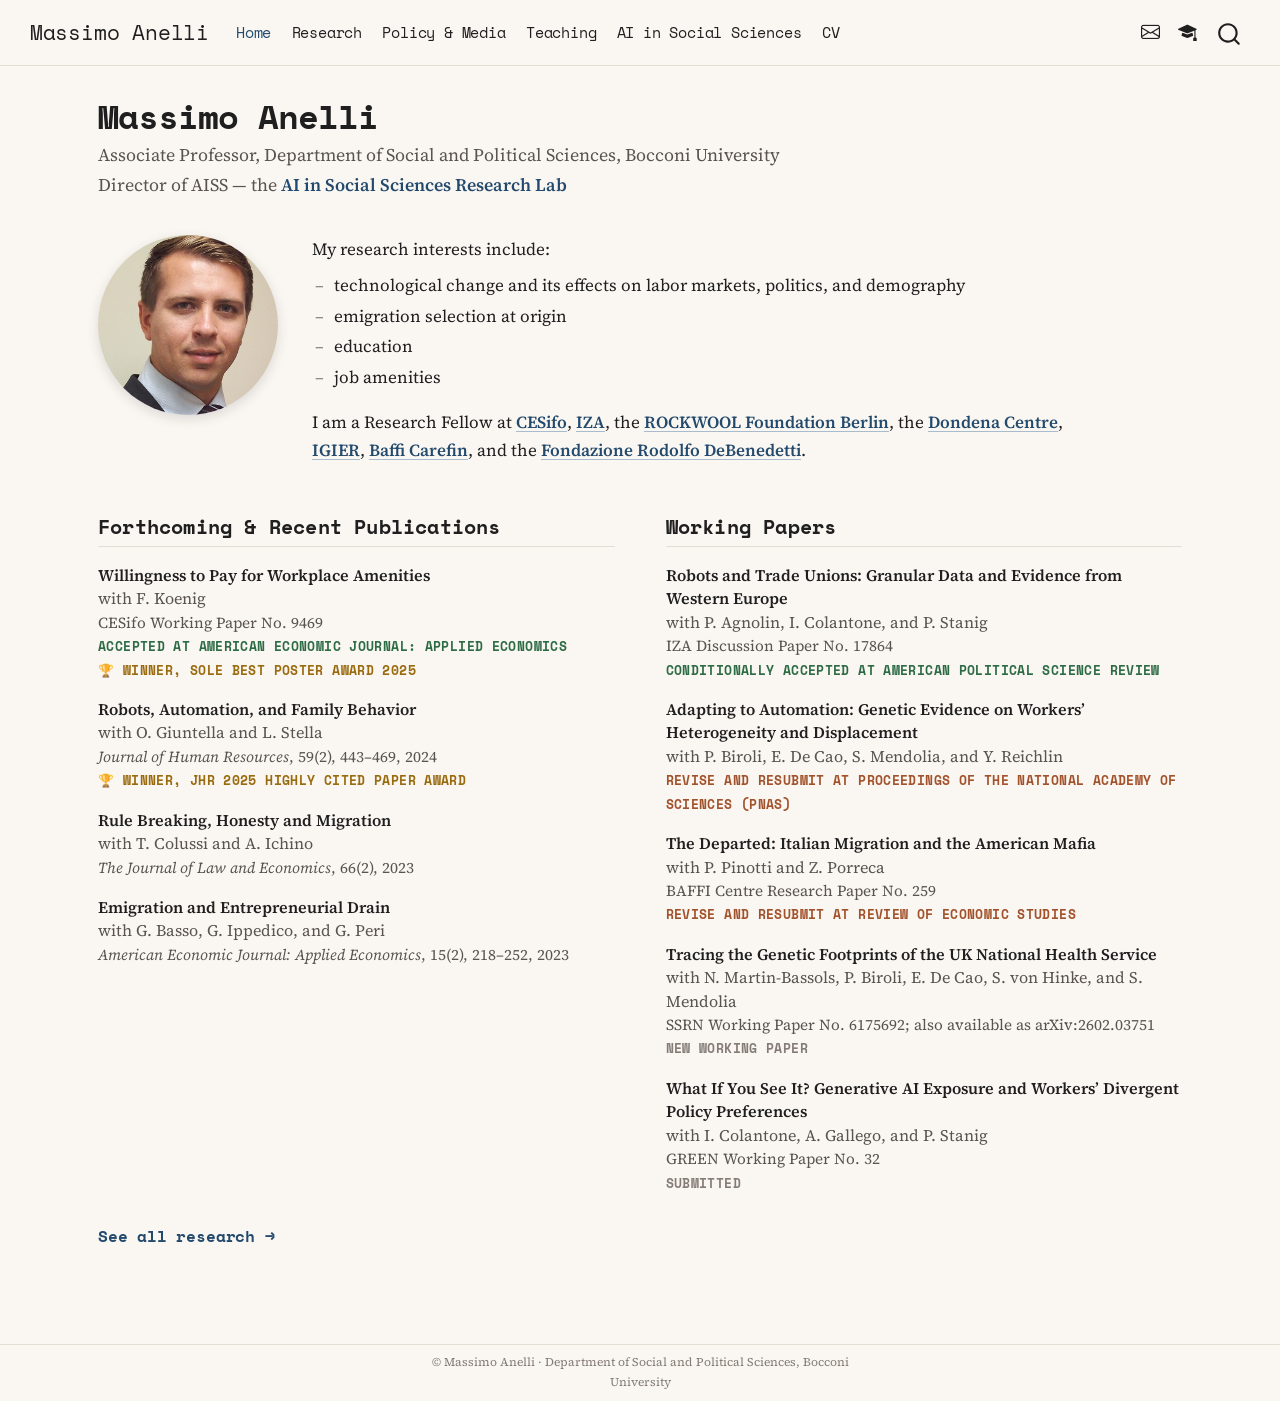
<file: index.html>
<!DOCTYPE html>
<html xmlns="http://www.w3.org/1999/xhtml" lang="en" xml:lang="en"><head>

<meta charset="utf-8">
<meta name="generator" content="quarto-1.10.18">

<meta name="viewport" content="width=device-width, initial-scale=1.0, user-scalable=yes">


<title>Massimo Anelli</title>
<style>
/* Default styles provided by pandoc.
** See https://pandoc.org/MANUAL.html#variables-for-html for config info.
*/
span.smallcaps{font-variant: small-caps;}
div.columns{display: flex; gap: 1.5em;}
div.column{flex: auto;}
@media screen {
div.columns{gap: min(4vw, 1.5em);}
div.column{overflow-x: auto;}
}
div.hanging-indent{margin-left: 1.5em; text-indent: -1.5em;}
ul.task-list{list-style: none;}
ul.task-list li input[type="checkbox"] {
  width: 0.8em;
  margin: 0 0.8em 0.2em -1em; /* quarto-specific, see https://github.com/quarto-dev/quarto-cli/issues/4556 */ 
  vertical-align: middle;
}
</style>


<script src="site_libs/quarto-nav/quarto-nav.js"></script>
<script src="site_libs/quarto-nav/headroom.min.js"></script>
<script src="site_libs/clipboard/clipboard.min.js"></script>
<script src="site_libs/quarto-search/autocomplete.umd.js"></script>
<script src="site_libs/quarto-search/fuse.min.js"></script>
<script src="site_libs/quarto-search/quarto-search.js"></script>
<meta name="quarto:offset" content="./">
<script src="site_libs/quarto-html/quarto.js" type="module"></script>
<script src="site_libs/quarto-html/tabsets/tabsets.js" type="module"></script>
<script src="site_libs/quarto-html/popper.min.js"></script>
<script src="site_libs/quarto-html/tippy.umd.min.js"></script>
<link href="site_libs/quarto-html/tippy.css" rel="stylesheet">
<link href="site_libs/quarto-html/quarto-syntax-highlighting-64a204ab8560d761af7679ceaba22944.css" rel="stylesheet" id="quarto-text-highlighting-styles">
<script src="site_libs/bootstrap/bootstrap.min.js"></script>
<link href="site_libs/bootstrap/bootstrap-icons.css" rel="stylesheet">
<link href="site_libs/bootstrap/bootstrap-b41ba2cd84372649e9a2cc06452cc2ab.min.css" rel="stylesheet" append-hash="true" id="quarto-bootstrap" data-mode="light">
<script id="quarto-search-options" type="application/json">{
  "location": "navbar",
  "copy-button": false,
  "collapse-after": 3,
  "panel-placement": "end",
  "type": "overlay",
  "limit": 50,
  "keyboard-shortcut": [
    "f",
    "/",
    "s"
  ],
  "show-item-context": false,
  "language": {
    "search-no-results-text": "No results",
    "search-matching-documents-text": "matching documents",
    "search-copy-link-title": "Copy link to search",
    "search-hide-matches-text": "Hide additional matches",
    "search-more-match-text": "more match in this document",
    "search-more-matches-text": "more matches in this document",
    "search-clear-button-title": "Clear",
    "search-text-placeholder": "",
    "search-detached-cancel-button-title": "Cancel",
    "search-submit-button-title": "Submit",
    "search-label": "Search"
  }
}</script>
<link rel="preconnect" href="https://fonts.googleapis.com">
<link rel="preconnect" href="https://fonts.gstatic.com" crossorigin="">
<link rel="stylesheet" href="https://fonts.googleapis.com/css2?family=Source+Serif+4:opsz,wght@8..60,400;8..60,600&amp;family=Space+Mono:wght@400;700&amp;display=swap">


</head>

<body class="nav-fixed quarto-light">

<div id="quarto-search-results"></div>
  <header id="quarto-header" class="headroom fixed-top">
    <nav class="navbar navbar-expand-lg " data-bs-theme="dark">
      <div class="navbar-container container-fluid">
      <div class="navbar-brand-container mx-auto">
    <a class="navbar-brand" href="./index.html">
    <span class="navbar-title">Massimo Anelli</span>
    </a>
  </div>
            <div id="quarto-search" class="" title="Search"></div>
          <button class="navbar-toggler" type="button" data-bs-toggle="collapse" data-bs-target="#navbarCollapse" aria-controls="navbarCollapse" role="menu" aria-expanded="false" aria-label="Toggle navigation" onclick="if (window.quartoToggleHeadroom) { window.quartoToggleHeadroom(); }">
  <span class="navbar-toggler-icon"></span>
</button>
          <div class="collapse navbar-collapse" id="navbarCollapse">
            <ul class="navbar-nav navbar-nav-scroll me-auto">
  <li class="nav-item">
    <a class="nav-link active" href="./index.html" aria-current="page"> 
<span class="menu-text">Home</span></a>
  </li>  
  <li class="nav-item">
    <a class="nav-link" href="./research.html"> 
<span class="menu-text">Research</span></a>
  </li>  
  <li class="nav-item">
    <a class="nav-link" href="./media.html"> 
<span class="menu-text">Policy &amp; Media</span></a>
  </li>  
  <li class="nav-item">
    <a class="nav-link" href="./teaching.html"> 
<span class="menu-text">Teaching</span></a>
  </li>  
  <li class="nav-item">
    <a class="nav-link" href="./ai-society.html"> 
<span class="menu-text">AI in Social Sciences</span></a>
  </li>  
  <li class="nav-item">
    <a class="nav-link" href="./cv.html"> 
<span class="menu-text">CV</span></a>
  </li>  
</ul>
            <ul class="navbar-nav navbar-nav-scroll ms-auto">
  <li class="nav-item compact">
    <a class="nav-link" href="mailto:massimo.anelli@unibocconi.it"> <i class="bi bi-envelope" role="img" aria-label="Email">
</i> 
<span class="menu-text"></span></a>
  </li>  
  <li class="nav-item compact">
    <a class="nav-link" href="https://scholar.google.com/citations?user=4CWV7jsAAAAJ"> <i class="bi bi-mortarboard-fill" role="img" aria-label="Google Scholar">
</i> 
<span class="menu-text"></span></a>
  </li>  
</ul>
          </div> <!-- /navcollapse -->
            <div class="quarto-navbar-tools">
</div>
      </div> <!-- /container-fluid -->
    </nav>
</header>
<!-- content -->
<div id="quarto-content" class="quarto-container page-columns page-rows-contents page-layout-full page-navbar">
<!-- sidebar -->
<!-- margin-sidebar -->
    
<!-- main -->
<main class="content column-page" id="quarto-document-content">

<header id="title-block-header" class="quarto-title-block default">
<div class="quarto-title">
<h1 class="title">Massimo Anelli</h1>
<p class="subtitle lead">Associate Professor, Department of Social and Political Sciences, Bocconi University<br>Director of AISS — the <a href="ai-society.html">AI in Social Sciences Research Lab</a></p>
</div>



<div class="quarto-title-meta column-page">

    
  
    
  </div>
  


</header>


<div class="profile">
<p><img src="images/profile.jpg" class="profile-photo img-fluid"></p>
<div class="profile-text">
<p>My research interests include:</p>
<ul>
<li>technological change and its effects on labor markets, politics, and demography</li>
<li>emigration selection at origin</li>
<li>education</li>
<li>job amenities</li>
</ul>
<p>I am a Research Fellow at <a href="https://www.cesifo.org/en">CESifo</a>, <a href="http://www.iza.org/profile?key=21610">IZA</a>, the <a href="https://www.rfberlin.com/">ROCKWOOL Foundation Berlin</a>, the <a href="https://dondena.unibocconi.eu/">Dondena Centre</a>, <a href="https://igier.unibocconi.eu/">IGIER</a>, <a href="https://bafficarefin.unibocconi.eu/">Baffi Carefin</a>, and the <a href="https://www.frdb.org/en/">Fondazione Rodolfo DeBenedetti</a>.</p>
</div>
</div>
<div class="pub-grid pub-grid-2">
<section id="forthcoming-recent-publications" class="level2 pub-col">
<h2 data-anchor-id="forthcoming-recent-publications">Forthcoming &amp; Recent Publications</h2>
<div class="pub">
<p><span class="pub-title"><a href="https://www.dropbox.com/scl/fi/0bbtheerhp8zjpyg17kvd/The_willingness_to_pay_for_workplace_amenities.pdf?rlkey=exu38bdlp5ijmgbzmzilh87ik&amp;dl=0">Willingness to Pay for Workplace Amenities</a></span><br>
<span class="pub-authors">with F. Koenig</span><br>
<span class="pub-venue">CESifo Working Paper No.&nbsp;9469</span><br>
<span class="status status-accepted">Accepted at American Economic Journal: Applied Economics</span><br>
<span class="status status-award">🏆 Winner, SOLE Best Poster Award 2025</span></p>
</div>
<div class="pub">
<p><span class="pub-title"><a href="http://jhr.uwpress.org/content/early/2021/11/03/jhr.1020-11223R1">Robots, Automation, and Family Behavior</a></span><br>
<span class="pub-authors">with O. Giuntella and L. Stella</span><br>
<span class="pub-venue"><em>Journal of Human Resources</em>, 59(2), 443–469, 2024</span><br>
<span class="status status-award">🏆 Winner, JHR 2025 Highly Cited Paper Award</span></p>
</div>
<div class="pub">
<p><span class="pub-title"><a href="https://www.journals.uchicago.edu/doi/10.1086/723112">Rule Breaking, Honesty and Migration</a></span><br>
<span class="pub-authors">with T. Colussi and A. Ichino</span><br>
<span class="pub-venue"><em>The Journal of Law and Economics</em>, 66(2), 2023</span></p>
</div>
<div class="pub">
<p><span class="pub-title"><a href="https://doi.org/10.1257/app.20210194">Emigration and Entrepreneurial Drain</a></span><br>
<span class="pub-authors">with G. Basso, G. Ippedico, and G. Peri</span><br>
<span class="pub-venue"><em>American Economic Journal: Applied Economics</em>, 15(2), 218–252, 2023</span></p>
</div>
</section>
<section id="working-papers" class="level2 pub-col">
<h2 data-anchor-id="working-papers">Working Papers</h2>
<div class="pub">
<p><span class="pub-title"><a href="https://www.iza.org/publications/dp/17864/robots-replacing-trade-unions-novel-data-and-evidence-from-western-europe">Robots and Trade Unions: Granular Data and Evidence from Western Europe</a></span><br>
<span class="pub-authors">with P. Agnolin, I. Colantone, and P. Stanig</span><br>
<span class="pub-venue">IZA Discussion Paper No.&nbsp;17864</span><br>
<span class="status status-accepted">Conditionally accepted at American Political Science Review</span></p>
</div>
<div class="pub">
<p><span class="pub-title">Adapting to Automation: Genetic Evidence on Workers’ Heterogeneity and Displacement</span><br>
<span class="pub-authors">with P. Biroli, E. De Cao, S. Mendolia, and Y. Reichlin</span><br>
<span class="status status-rr">Revise and Resubmit at Proceedings of the National Academy of Sciences (PNAS)</span></p>
</div>
<div class="pub">
<p><span class="pub-title"><a href="https://papers.ssrn.com/sol3/papers.cfm?abstract_id=5929475">The Departed: Italian Migration and the American Mafia</a></span><br>
<span class="pub-authors">with P. Pinotti and Z. Porreca</span><br>
<span class="pub-venue">BAFFI Centre Research Paper No.&nbsp;259</span><br>
<span class="status status-rr">Revise and Resubmit at Review of Economic Studies</span></p>
</div>
<div class="pub">
<p><span class="pub-title"><a href="https://ssrn.com/abstract=6175692">Tracing the Genetic Footprints of the UK National Health Service</a></span><br>
<span class="pub-authors">with N. Martin-Bassols, P. Biroli, E. De Cao, S. von Hinke, and S. Mendolia</span><br>
<span class="pub-venue">SSRN Working Paper No.&nbsp;6175692; also available as arXiv:2602.03751</span><br>
<span class="status status-submitted">New working paper</span></p>
</div>
<div class="pub">
<p><span class="pub-title"><a href="https://www.dropbox.com/scl/fi/xcxwpkgsbwlp134txb3gi/Green_wp32_2026.pdf?rlkey=vzin81qflif0o1ofx18pp5ass&amp;dl=0">What If You See It? Generative AI Exposure and Workers’ Divergent Policy Preferences</a></span><br>
<span class="pub-authors">with I. Colantone, A. Gallego, and P. Stanig</span><br>
<span class="pub-venue">GREEN Working Paper No.&nbsp;32</span><br>
<span class="status status-submitted">Submitted</span></p>
</div>
</section>
</div>
<p><a href="./research.html" class="more-link">See all research →</a></p>



</main> <!-- /main -->
<script id="quarto-html-after-body" type="application/javascript">
  window.document.addEventListener("DOMContentLoaded", function (event) {
    const isCodeAnnotation = (el) => {
      for (const clz of el.classList) {
        if (clz.startsWith('code-annotation-')) {                     
          return true;
        }
      }
      return false;
    }
    const onCopySuccess = function(e) {
      // button target
      const button = e.trigger;
      // don't keep focus
      button.blur();
      // flash "checked"
      button.classList.add('code-copy-button-checked');
      var currentTitle = button.getAttribute("title");
      button.setAttribute("title", "Copied!");
      let tooltip;
      if (window.bootstrap) {
        button.setAttribute("data-bs-toggle", "tooltip");
        button.setAttribute("data-bs-placement", "left");
        button.setAttribute("data-bs-title", "Copied!");
        tooltip = new bootstrap.Tooltip(button, 
          { trigger: "manual", 
            customClass: "code-copy-button-tooltip",
            offset: [0, -8]});
        tooltip.show();    
      }
      setTimeout(function() {
        if (tooltip) {
          tooltip.hide();
          button.removeAttribute("data-bs-title");
          button.removeAttribute("data-bs-toggle");
          button.removeAttribute("data-bs-placement");
        }
        button.setAttribute("title", currentTitle);
        button.classList.remove('code-copy-button-checked');
      }, 1000);
      // clear code selection
      e.clearSelection();
    }
    const getTextToCopy = function(trigger) {
      const outerScaffold = trigger.parentElement.cloneNode(true);
      const codeEl = outerScaffold.querySelector('code');
      for (const childEl of codeEl.children) {
        if (isCodeAnnotation(childEl)) {
          childEl.remove();
        }
      }
      return codeEl.innerText;
    }
    const clipboard = new window.ClipboardJS('.code-copy-button:not([data-in-quarto-modal])', {
      text: getTextToCopy
    });
    clipboard.on('success', onCopySuccess);
    if (window.document.getElementById('quarto-embedded-source-code-modal')) {
      const clipboardModal = new window.ClipboardJS('.code-copy-button[data-in-quarto-modal]', {
        text: getTextToCopy,
        container: window.document.getElementById('quarto-embedded-source-code-modal')
      });
      clipboardModal.on('success', onCopySuccess);
    }
      var localhostRegex = new RegExp(/^(?:http|https):\/\/localhost\:?[0-9]*\//);
      var mailtoRegex = new RegExp(/^mailto:/);
        var filterRegex = new RegExp("https:\/\/www\.massimoanelli\.com");
      var isInternal = (href) => {
          return filterRegex.test(href) || localhostRegex.test(href) || mailtoRegex.test(href);
      }
      // Inspect non-navigation links and adorn them if external
     var links = window.document.querySelectorAll('a[href]:not(.nav-link):not(.navbar-brand):not(.toc-action):not(.sidebar-link):not(.sidebar-item-toggle):not(.pagination-link):not(.no-external):not([aria-hidden]):not(.dropdown-item):not(.quarto-navigation-tool):not(.about-link)');
      for (var i=0; i<links.length; i++) {
        const link = links[i];
        if (!isInternal(link.href)) {
          // undo the damage that might have been done by quarto-nav.js in the case of
          // links that we want to consider external
          if (link.dataset.originalHref !== undefined) {
            link.href = link.dataset.originalHref;
          }
            // target, if specified
            link.setAttribute("target", "_blank");
            if (link.getAttribute("rel") === null) {
              link.setAttribute("rel", "noopener");
            }
        }
      }
    function tippyHover(el, contentFn, onTriggerFn, onUntriggerFn) {
      const config = {
        allowHTML: true,
        maxWidth: 500,
        delay: 100,
        arrow: false,
        appendTo: function(el) {
            return el.parentElement;
        },
        interactive: true,
        interactiveBorder: 10,
        theme: 'quarto',
        placement: 'bottom-start',
      };
      if (contentFn) {
        config.content = contentFn;
      }
      if (onTriggerFn) {
        config.onTrigger = onTriggerFn;
      }
      if (onUntriggerFn) {
        config.onUntrigger = onUntriggerFn;
      }
      window.tippy(el, config); 
    }
    const noterefs = window.document.querySelectorAll('a[role="doc-noteref"]');
    for (var i=0; i<noterefs.length; i++) {
      const ref = noterefs[i];
      tippyHover(ref, function() {
        // use id or data attribute instead here
        let href = ref.getAttribute('data-footnote-href') || ref.getAttribute('href');
        try { href = new URL(href).hash; } catch {}
        const id = href.replace(/^#\/?/, "");
        const note = window.document.getElementById(id);
        if (note) {
          return note.innerHTML;
        } else {
          return "";
        }
      });
    }
    const xrefs = window.document.querySelectorAll('a.quarto-xref');
    const processXRef = (id, note) => {
      // Strip column container classes
      const stripColumnClz = (el) => {
        el.classList.remove("page-full", "page-columns");
        if (el.children) {
          for (const child of el.children) {
            stripColumnClz(child);
          }
        }
      }
      stripColumnClz(note)
      if (id === null || id.startsWith('sec-')) {
        // Special case sections, only their first couple elements
        const container = document.createElement("div");
        if (note.children && note.children.length > 2) {
          container.appendChild(note.children[0].cloneNode(true));
          for (let i = 1; i < note.children.length; i++) {
            const child = note.children[i];
            if (child.tagName === "P" && child.innerText === "") {
              continue;
            } else {
              container.appendChild(child.cloneNode(true));
              break;
            }
          }
          if (window.Quarto?.typesetMath) {
            window.Quarto.typesetMath(container);
          }
          return container.innerHTML
        } else {
          if (window.Quarto?.typesetMath) {
            window.Quarto.typesetMath(note);
          }
          return note.innerHTML;
        }
      } else {
        // Remove any anchor links if they are present
        const anchorLink = note.querySelector('a.anchorjs-link');
        if (anchorLink) {
          anchorLink.remove();
        }
        if (window.Quarto?.typesetMath) {
          window.Quarto.typesetMath(note);
        }
        if (note.classList.contains("callout")) {
          return note.outerHTML;
        } else {
          return note.innerHTML;
        }
      }
    }
    for (var i=0; i<xrefs.length; i++) {
      const xref = xrefs[i];
      tippyHover(xref, undefined, function(instance) {
        instance.disable();
        let url = xref.getAttribute('href');
        let hash = undefined; 
        if (url.startsWith('#')) {
          hash = url;
        } else {
          try { hash = new URL(url).hash; } catch {}
        }
        if (hash) {
          const id = hash.replace(/^#\/?/, "");
          const note = window.document.getElementById(id);
          if (note !== null) {
            try {
              const html = processXRef(id, note.cloneNode(true));
              instance.setContent(html);
            } finally {
              instance.enable();
              instance.show();
            }
          } else {
            // See if we can fetch this
            fetch(url.split('#')[0])
            .then(res => res.text())
            .then(html => {
              const parser = new DOMParser();
              const htmlDoc = parser.parseFromString(html, "text/html");
              const note = htmlDoc.getElementById(id);
              if (note !== null) {
                const html = processXRef(id, note);
                instance.setContent(html);
              } 
            }).finally(() => {
              instance.enable();
              instance.show();
            });
          }
        } else {
          // See if we can fetch a full url (with no hash to target)
          // This is a special case and we should probably do some content thinning / targeting
          fetch(url)
          .then(res => res.text())
          .then(html => {
            const parser = new DOMParser();
            const htmlDoc = parser.parseFromString(html, "text/html");
            const note = htmlDoc.querySelector('main.content');
            if (note !== null) {
              // This should only happen for chapter cross references
              // (since there is no id in the URL)
              // remove the first header
              if (note.children.length > 0 && note.children[0].tagName === "HEADER") {
                note.children[0].remove();
              }
              const html = processXRef(null, note);
              instance.setContent(html);
            } 
          }).finally(() => {
            instance.enable();
            instance.show();
          });
        }
      }, function(instance) {
      });
    }
        let selectedAnnoteEl;
        const selectorForAnnotation = ( cell, annotation) => {
          let cellAttr = 'data-code-cell="' + cell + '"';
          let lineAttr = 'data-code-annotation="' +  annotation + '"';
          const selector = 'span[' + cellAttr + '][' + lineAttr + ']';
          return selector;
        }
        const selectCodeLines = (annoteEl) => {
          const doc = window.document;
          const targetCell = annoteEl.getAttribute("data-target-cell");
          const targetAnnotation = annoteEl.getAttribute("data-target-annotation");
          const annoteSpan = window.document.querySelector(selectorForAnnotation(targetCell, targetAnnotation));
          const lines = annoteSpan.getAttribute("data-code-lines").split(",");
          const lineIds = lines.map((line) => {
            return targetCell + "-" + line;
          })
          let top = null;
          let height = null;
          let parent = null;
          if (lineIds.length > 0) {
              //compute the position of the single el (top and bottom and make a div)
              const el = window.document.getElementById(lineIds[0]);
              top = el.offsetTop;
              height = el.offsetHeight;
              parent = el.parentElement.parentElement;
            if (lineIds.length > 1) {
              const lastEl = window.document.getElementById(lineIds[lineIds.length - 1]);
              const bottom = lastEl.offsetTop + lastEl.offsetHeight;
              height = bottom - top;
            }
            if (top !== null && height !== null && parent !== null) {
              // cook up a div (if necessary) and position it 
              let div = window.document.getElementById("code-annotation-line-highlight");
              if (div === null) {
                div = window.document.createElement("div");
                div.setAttribute("id", "code-annotation-line-highlight");
                div.style.position = 'absolute';
                parent.appendChild(div);
              }
              div.style.top = top - 2 + "px";
              div.style.height = height + 4 + "px";
              div.style.left = 0;
              let gutterDiv = window.document.getElementById("code-annotation-line-highlight-gutter");
              if (gutterDiv === null) {
                gutterDiv = window.document.createElement("div");
                gutterDiv.setAttribute("id", "code-annotation-line-highlight-gutter");
                gutterDiv.style.position = 'absolute';
                const codeCell = window.document.getElementById(targetCell);
                const gutter = codeCell.querySelector('.code-annotation-gutter');
                gutter.appendChild(gutterDiv);
              }
              gutterDiv.style.top = top - 2 + "px";
              gutterDiv.style.height = height + 4 + "px";
            }
            selectedAnnoteEl = annoteEl;
          }
        };
        const unselectCodeLines = () => {
          const elementsIds = ["code-annotation-line-highlight", "code-annotation-line-highlight-gutter"];
          elementsIds.forEach((elId) => {
            const div = window.document.getElementById(elId);
            if (div) {
              div.remove();
            }
          });
          selectedAnnoteEl = undefined;
        };
          // Handle positioning of the toggle
      window.addEventListener(
        "resize",
        throttle(() => {
          elRect = undefined;
          if (selectedAnnoteEl) {
            selectCodeLines(selectedAnnoteEl);
          }
        }, 10)
      );
      function throttle(fn, ms) {
      let throttle = false;
      let timer;
        return (...args) => {
          if(!throttle) { // first call gets through
              fn.apply(this, args);
              throttle = true;
          } else { // all the others get throttled
              if(timer) clearTimeout(timer); // cancel #2
              timer = setTimeout(() => {
                fn.apply(this, args);
                timer = throttle = false;
              }, ms);
          }
        };
      }
        // Attach click handler to the DT
        const annoteDls = window.document.querySelectorAll('dt[data-target-cell]');
        for (const annoteDlNode of annoteDls) {
          annoteDlNode.addEventListener('click', (event) => {
            const clickedEl = event.target;
            if (clickedEl !== selectedAnnoteEl) {
              unselectCodeLines();
              const activeEl = window.document.querySelector('dt[data-target-cell].code-annotation-active');
              if (activeEl) {
                activeEl.classList.remove('code-annotation-active');
              }
              selectCodeLines(clickedEl);
              clickedEl.classList.add('code-annotation-active');
            } else {
              // Unselect the line
              unselectCodeLines();
              clickedEl.classList.remove('code-annotation-active');
            }
          });
        }
    const findCites = (el) => {
      const parentEl = el.parentElement;
      if (parentEl) {
        const cites = parentEl.dataset.cites;
        if (cites) {
          return {
            el,
            cites: cites.split(' ')
          };
        } else {
          return findCites(el.parentElement)
        }
      } else {
        return undefined;
      }
    };
    var bibliorefs = window.document.querySelectorAll('a[role="doc-biblioref"]');
    for (var i=0; i<bibliorefs.length; i++) {
      const ref = bibliorefs[i];
      const citeInfo = findCites(ref);
      if (citeInfo) {
        tippyHover(citeInfo.el, function() {
          var popup = window.document.createElement('div');
          citeInfo.cites.forEach(function(cite) {
            var citeDiv = window.document.createElement('div');
            citeDiv.classList.add('hanging-indent');
            citeDiv.classList.add('csl-entry');
            var biblioDiv = window.document.getElementById('ref-' + cite);
            if (biblioDiv) {
              citeDiv.innerHTML = biblioDiv.innerHTML;
            }
            popup.appendChild(citeDiv);
          });
          return popup.innerHTML;
        });
      }
    }
  });
  </script>
</div> <!-- /content -->
<footer class="footer">
  <div class="nav-footer">
    <div class="nav-footer-left">
      &nbsp;
    </div>   
    <div class="nav-footer-center">
<p>© Massimo Anelli · Department of Social and Political Sciences, Bocconi University</p>
</div>
    <div class="nav-footer-right">
      &nbsp;
    </div>
  </div>
</footer>




</body></html>
</file>
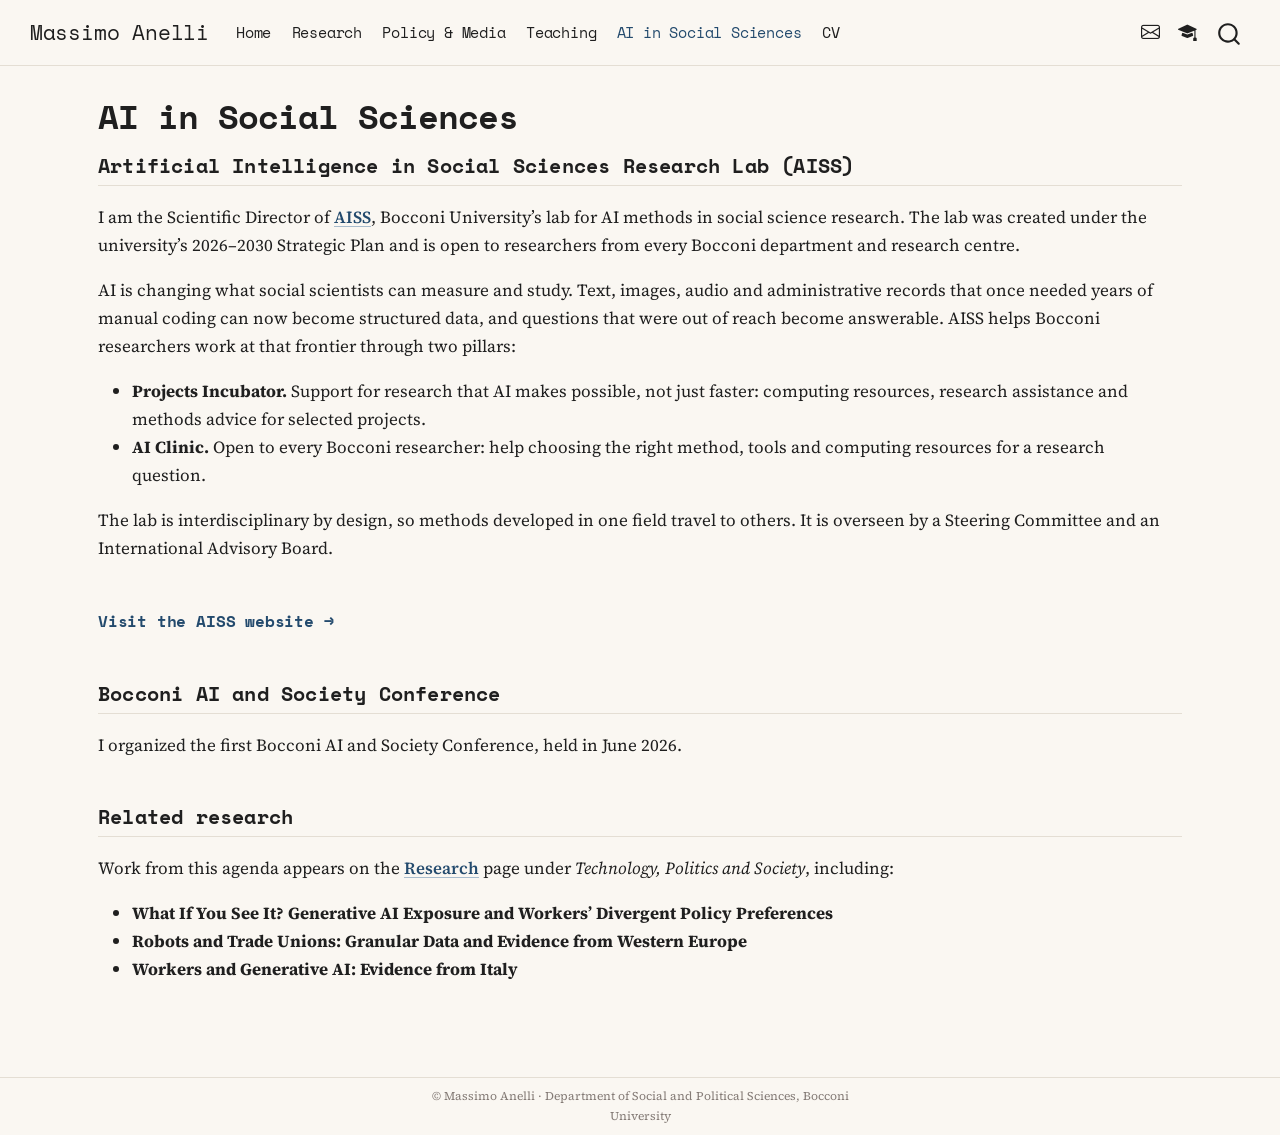
<file: ai-society.html>
<!DOCTYPE html>
<html xmlns="http://www.w3.org/1999/xhtml" lang="en" xml:lang="en"><head>

<meta charset="utf-8">
<meta name="generator" content="quarto-1.10.18">

<meta name="viewport" content="width=device-width, initial-scale=1.0, user-scalable=yes">


<title>AI in Social Sciences – Massimo Anelli</title>
<style>
/* Default styles provided by pandoc.
** See https://pandoc.org/MANUAL.html#variables-for-html for config info.
*/
span.smallcaps{font-variant: small-caps;}
div.columns{display: flex; gap: 1.5em;}
div.column{flex: auto;}
@media screen {
div.columns{gap: min(4vw, 1.5em);}
div.column{overflow-x: auto;}
}
div.hanging-indent{margin-left: 1.5em; text-indent: -1.5em;}
ul.task-list{list-style: none;}
ul.task-list li input[type="checkbox"] {
  width: 0.8em;
  margin: 0 0.8em 0.2em -1em; /* quarto-specific, see https://github.com/quarto-dev/quarto-cli/issues/4556 */ 
  vertical-align: middle;
}
</style>


<script src="site_libs/quarto-nav/quarto-nav.js"></script>
<script src="site_libs/quarto-nav/headroom.min.js"></script>
<script src="site_libs/clipboard/clipboard.min.js"></script>
<script src="site_libs/quarto-search/autocomplete.umd.js"></script>
<script src="site_libs/quarto-search/fuse.min.js"></script>
<script src="site_libs/quarto-search/quarto-search.js"></script>
<meta name="quarto:offset" content="./">
<script src="site_libs/quarto-html/quarto.js" type="module"></script>
<script src="site_libs/quarto-html/tabsets/tabsets.js" type="module"></script>
<script src="site_libs/quarto-html/popper.min.js"></script>
<script src="site_libs/quarto-html/tippy.umd.min.js"></script>
<link href="site_libs/quarto-html/tippy.css" rel="stylesheet">
<link href="site_libs/quarto-html/quarto-syntax-highlighting-64a204ab8560d761af7679ceaba22944.css" rel="stylesheet" id="quarto-text-highlighting-styles">
<script src="site_libs/bootstrap/bootstrap.min.js"></script>
<link href="site_libs/bootstrap/bootstrap-icons.css" rel="stylesheet">
<link href="site_libs/bootstrap/bootstrap-b41ba2cd84372649e9a2cc06452cc2ab.min.css" rel="stylesheet" append-hash="true" id="quarto-bootstrap" data-mode="light">
<script id="quarto-search-options" type="application/json">{
  "location": "navbar",
  "copy-button": false,
  "collapse-after": 3,
  "panel-placement": "end",
  "type": "overlay",
  "limit": 50,
  "keyboard-shortcut": [
    "f",
    "/",
    "s"
  ],
  "show-item-context": false,
  "language": {
    "search-no-results-text": "No results",
    "search-matching-documents-text": "matching documents",
    "search-copy-link-title": "Copy link to search",
    "search-hide-matches-text": "Hide additional matches",
    "search-more-match-text": "more match in this document",
    "search-more-matches-text": "more matches in this document",
    "search-clear-button-title": "Clear",
    "search-text-placeholder": "",
    "search-detached-cancel-button-title": "Cancel",
    "search-submit-button-title": "Submit",
    "search-label": "Search"
  }
}</script>
<link rel="preconnect" href="https://fonts.googleapis.com">
<link rel="preconnect" href="https://fonts.gstatic.com" crossorigin="">
<link rel="stylesheet" href="https://fonts.googleapis.com/css2?family=Source+Serif+4:opsz,wght@8..60,400;8..60,600&amp;family=Space+Mono:wght@400;700&amp;display=swap">


</head>

<body class="nav-fixed quarto-light">

<div id="quarto-search-results"></div>
  <header id="quarto-header" class="headroom fixed-top">
    <nav class="navbar navbar-expand-lg " data-bs-theme="dark">
      <div class="navbar-container container-fluid">
      <div class="navbar-brand-container mx-auto">
    <a class="navbar-brand" href="./index.html">
    <span class="navbar-title">Massimo Anelli</span>
    </a>
  </div>
            <div id="quarto-search" class="" title="Search"></div>
          <button class="navbar-toggler" type="button" data-bs-toggle="collapse" data-bs-target="#navbarCollapse" aria-controls="navbarCollapse" role="menu" aria-expanded="false" aria-label="Toggle navigation" onclick="if (window.quartoToggleHeadroom) { window.quartoToggleHeadroom(); }">
  <span class="navbar-toggler-icon"></span>
</button>
          <div class="collapse navbar-collapse" id="navbarCollapse">
            <ul class="navbar-nav navbar-nav-scroll me-auto">
  <li class="nav-item">
    <a class="nav-link" href="./index.html"> 
<span class="menu-text">Home</span></a>
  </li>  
  <li class="nav-item">
    <a class="nav-link" href="./research.html"> 
<span class="menu-text">Research</span></a>
  </li>  
  <li class="nav-item">
    <a class="nav-link" href="./media.html"> 
<span class="menu-text">Policy &amp; Media</span></a>
  </li>  
  <li class="nav-item">
    <a class="nav-link" href="./teaching.html"> 
<span class="menu-text">Teaching</span></a>
  </li>  
  <li class="nav-item">
    <a class="nav-link active" href="./ai-society.html" aria-current="page"> 
<span class="menu-text">AI in Social Sciences</span></a>
  </li>  
  <li class="nav-item">
    <a class="nav-link" href="./cv.html"> 
<span class="menu-text">CV</span></a>
  </li>  
</ul>
            <ul class="navbar-nav navbar-nav-scroll ms-auto">
  <li class="nav-item compact">
    <a class="nav-link" href="mailto:massimo.anelli@unibocconi.it"> <i class="bi bi-envelope" role="img" aria-label="Email">
</i> 
<span class="menu-text"></span></a>
  </li>  
  <li class="nav-item compact">
    <a class="nav-link" href="https://scholar.google.com/citations?user=4CWV7jsAAAAJ"> <i class="bi bi-mortarboard-fill" role="img" aria-label="Google Scholar">
</i> 
<span class="menu-text"></span></a>
  </li>  
</ul>
          </div> <!-- /navcollapse -->
            <div class="quarto-navbar-tools">
</div>
      </div> <!-- /container-fluid -->
    </nav>
</header>
<!-- content -->
<div id="quarto-content" class="quarto-container page-columns page-rows-contents page-layout-full page-navbar">
<!-- sidebar -->
<!-- margin-sidebar -->
    
<!-- main -->
<main class="content column-page" id="quarto-document-content">

<header id="title-block-header" class="quarto-title-block default">
<div class="quarto-title">
<h1 class="title">AI in Social Sciences</h1>
</div>



<div class="quarto-title-meta column-page">

    
  
    
  </div>
  


</header>


<section id="artificial-intelligence-in-social-sciences-research-lab-aiss" class="level2">
<h2 data-anchor-id="artificial-intelligence-in-social-sciences-research-lab-aiss">Artificial Intelligence in Social Sciences Research Lab (AISS)</h2>
<p>I am the Scientific Director of <a href="https://aiss.unibocconi.eu/">AISS</a>, Bocconi University’s lab for AI methods in social science research. The lab was created under the university’s 2026–2030 Strategic Plan and is open to researchers from every Bocconi department and research centre.</p>
<p>AI is changing what social scientists can measure and study. Text, images, audio and administrative records that once needed years of manual coding can now become structured data, and questions that were out of reach become answerable. AISS helps Bocconi researchers work at that frontier through two pillars:</p>
<ul>
<li><strong>Projects Incubator.</strong> Support for research that AI makes possible, not just faster: computing resources, research assistance and methods advice for selected projects.</li>
<li><strong>AI Clinic.</strong> Open to every Bocconi researcher: help choosing the right method, tools and computing resources for a research question.</li>
</ul>
<p>The lab is interdisciplinary by design, so methods developed in one field travel to others. It is overseen by a Steering Committee and an International Advisory Board.</p>
<p><a href="https://aiss.unibocconi.eu/" class="more-link">Visit the AISS website →</a></p>
</section>
<section id="bocconi-ai-and-society-conference" class="level2">
<h2 data-anchor-id="bocconi-ai-and-society-conference">Bocconi AI and Society Conference</h2>
<p>I organized the first Bocconi AI and Society Conference, held in June 2026.</p>
</section>
<section id="related-research" class="level2">
<h2 data-anchor-id="related-research">Related research</h2>
<p>Work from this agenda appears on the <a href="./research.html">Research</a> page under <em>Technology, Politics and Society</em>, including:</p>
<ul>
<li><strong>What If You See It? Generative AI Exposure and Workers’ Divergent Policy Preferences</strong></li>
<li><strong>Robots and Trade Unions: Granular Data and Evidence from Western Europe</strong></li>
<li><strong>Workers and Generative AI: Evidence from Italy</strong></li>
</ul>


</section>

</main> <!-- /main -->
<script id="quarto-html-after-body" type="application/javascript">
  window.document.addEventListener("DOMContentLoaded", function (event) {
    const isCodeAnnotation = (el) => {
      for (const clz of el.classList) {
        if (clz.startsWith('code-annotation-')) {                     
          return true;
        }
      }
      return false;
    }
    const onCopySuccess = function(e) {
      // button target
      const button = e.trigger;
      // don't keep focus
      button.blur();
      // flash "checked"
      button.classList.add('code-copy-button-checked');
      var currentTitle = button.getAttribute("title");
      button.setAttribute("title", "Copied!");
      let tooltip;
      if (window.bootstrap) {
        button.setAttribute("data-bs-toggle", "tooltip");
        button.setAttribute("data-bs-placement", "left");
        button.setAttribute("data-bs-title", "Copied!");
        tooltip = new bootstrap.Tooltip(button, 
          { trigger: "manual", 
            customClass: "code-copy-button-tooltip",
            offset: [0, -8]});
        tooltip.show();    
      }
      setTimeout(function() {
        if (tooltip) {
          tooltip.hide();
          button.removeAttribute("data-bs-title");
          button.removeAttribute("data-bs-toggle");
          button.removeAttribute("data-bs-placement");
        }
        button.setAttribute("title", currentTitle);
        button.classList.remove('code-copy-button-checked');
      }, 1000);
      // clear code selection
      e.clearSelection();
    }
    const getTextToCopy = function(trigger) {
      const outerScaffold = trigger.parentElement.cloneNode(true);
      const codeEl = outerScaffold.querySelector('code');
      for (const childEl of codeEl.children) {
        if (isCodeAnnotation(childEl)) {
          childEl.remove();
        }
      }
      return codeEl.innerText;
    }
    const clipboard = new window.ClipboardJS('.code-copy-button:not([data-in-quarto-modal])', {
      text: getTextToCopy
    });
    clipboard.on('success', onCopySuccess);
    if (window.document.getElementById('quarto-embedded-source-code-modal')) {
      const clipboardModal = new window.ClipboardJS('.code-copy-button[data-in-quarto-modal]', {
        text: getTextToCopy,
        container: window.document.getElementById('quarto-embedded-source-code-modal')
      });
      clipboardModal.on('success', onCopySuccess);
    }
      var localhostRegex = new RegExp(/^(?:http|https):\/\/localhost\:?[0-9]*\//);
      var mailtoRegex = new RegExp(/^mailto:/);
        var filterRegex = new RegExp("https:\/\/www\.massimoanelli\.com");
      var isInternal = (href) => {
          return filterRegex.test(href) || localhostRegex.test(href) || mailtoRegex.test(href);
      }
      // Inspect non-navigation links and adorn them if external
     var links = window.document.querySelectorAll('a[href]:not(.nav-link):not(.navbar-brand):not(.toc-action):not(.sidebar-link):not(.sidebar-item-toggle):not(.pagination-link):not(.no-external):not([aria-hidden]):not(.dropdown-item):not(.quarto-navigation-tool):not(.about-link)');
      for (var i=0; i<links.length; i++) {
        const link = links[i];
        if (!isInternal(link.href)) {
          // undo the damage that might have been done by quarto-nav.js in the case of
          // links that we want to consider external
          if (link.dataset.originalHref !== undefined) {
            link.href = link.dataset.originalHref;
          }
            // target, if specified
            link.setAttribute("target", "_blank");
            if (link.getAttribute("rel") === null) {
              link.setAttribute("rel", "noopener");
            }
        }
      }
    function tippyHover(el, contentFn, onTriggerFn, onUntriggerFn) {
      const config = {
        allowHTML: true,
        maxWidth: 500,
        delay: 100,
        arrow: false,
        appendTo: function(el) {
            return el.parentElement;
        },
        interactive: true,
        interactiveBorder: 10,
        theme: 'quarto',
        placement: 'bottom-start',
      };
      if (contentFn) {
        config.content = contentFn;
      }
      if (onTriggerFn) {
        config.onTrigger = onTriggerFn;
      }
      if (onUntriggerFn) {
        config.onUntrigger = onUntriggerFn;
      }
      window.tippy(el, config); 
    }
    const noterefs = window.document.querySelectorAll('a[role="doc-noteref"]');
    for (var i=0; i<noterefs.length; i++) {
      const ref = noterefs[i];
      tippyHover(ref, function() {
        // use id or data attribute instead here
        let href = ref.getAttribute('data-footnote-href') || ref.getAttribute('href');
        try { href = new URL(href).hash; } catch {}
        const id = href.replace(/^#\/?/, "");
        const note = window.document.getElementById(id);
        if (note) {
          return note.innerHTML;
        } else {
          return "";
        }
      });
    }
    const xrefs = window.document.querySelectorAll('a.quarto-xref');
    const processXRef = (id, note) => {
      // Strip column container classes
      const stripColumnClz = (el) => {
        el.classList.remove("page-full", "page-columns");
        if (el.children) {
          for (const child of el.children) {
            stripColumnClz(child);
          }
        }
      }
      stripColumnClz(note)
      if (id === null || id.startsWith('sec-')) {
        // Special case sections, only their first couple elements
        const container = document.createElement("div");
        if (note.children && note.children.length > 2) {
          container.appendChild(note.children[0].cloneNode(true));
          for (let i = 1; i < note.children.length; i++) {
            const child = note.children[i];
            if (child.tagName === "P" && child.innerText === "") {
              continue;
            } else {
              container.appendChild(child.cloneNode(true));
              break;
            }
          }
          if (window.Quarto?.typesetMath) {
            window.Quarto.typesetMath(container);
          }
          return container.innerHTML
        } else {
          if (window.Quarto?.typesetMath) {
            window.Quarto.typesetMath(note);
          }
          return note.innerHTML;
        }
      } else {
        // Remove any anchor links if they are present
        const anchorLink = note.querySelector('a.anchorjs-link');
        if (anchorLink) {
          anchorLink.remove();
        }
        if (window.Quarto?.typesetMath) {
          window.Quarto.typesetMath(note);
        }
        if (note.classList.contains("callout")) {
          return note.outerHTML;
        } else {
          return note.innerHTML;
        }
      }
    }
    for (var i=0; i<xrefs.length; i++) {
      const xref = xrefs[i];
      tippyHover(xref, undefined, function(instance) {
        instance.disable();
        let url = xref.getAttribute('href');
        let hash = undefined; 
        if (url.startsWith('#')) {
          hash = url;
        } else {
          try { hash = new URL(url).hash; } catch {}
        }
        if (hash) {
          const id = hash.replace(/^#\/?/, "");
          const note = window.document.getElementById(id);
          if (note !== null) {
            try {
              const html = processXRef(id, note.cloneNode(true));
              instance.setContent(html);
            } finally {
              instance.enable();
              instance.show();
            }
          } else {
            // See if we can fetch this
            fetch(url.split('#')[0])
            .then(res => res.text())
            .then(html => {
              const parser = new DOMParser();
              const htmlDoc = parser.parseFromString(html, "text/html");
              const note = htmlDoc.getElementById(id);
              if (note !== null) {
                const html = processXRef(id, note);
                instance.setContent(html);
              } 
            }).finally(() => {
              instance.enable();
              instance.show();
            });
          }
        } else {
          // See if we can fetch a full url (with no hash to target)
          // This is a special case and we should probably do some content thinning / targeting
          fetch(url)
          .then(res => res.text())
          .then(html => {
            const parser = new DOMParser();
            const htmlDoc = parser.parseFromString(html, "text/html");
            const note = htmlDoc.querySelector('main.content');
            if (note !== null) {
              // This should only happen for chapter cross references
              // (since there is no id in the URL)
              // remove the first header
              if (note.children.length > 0 && note.children[0].tagName === "HEADER") {
                note.children[0].remove();
              }
              const html = processXRef(null, note);
              instance.setContent(html);
            } 
          }).finally(() => {
            instance.enable();
            instance.show();
          });
        }
      }, function(instance) {
      });
    }
        let selectedAnnoteEl;
        const selectorForAnnotation = ( cell, annotation) => {
          let cellAttr = 'data-code-cell="' + cell + '"';
          let lineAttr = 'data-code-annotation="' +  annotation + '"';
          const selector = 'span[' + cellAttr + '][' + lineAttr + ']';
          return selector;
        }
        const selectCodeLines = (annoteEl) => {
          const doc = window.document;
          const targetCell = annoteEl.getAttribute("data-target-cell");
          const targetAnnotation = annoteEl.getAttribute("data-target-annotation");
          const annoteSpan = window.document.querySelector(selectorForAnnotation(targetCell, targetAnnotation));
          const lines = annoteSpan.getAttribute("data-code-lines").split(",");
          const lineIds = lines.map((line) => {
            return targetCell + "-" + line;
          })
          let top = null;
          let height = null;
          let parent = null;
          if (lineIds.length > 0) {
              //compute the position of the single el (top and bottom and make a div)
              const el = window.document.getElementById(lineIds[0]);
              top = el.offsetTop;
              height = el.offsetHeight;
              parent = el.parentElement.parentElement;
            if (lineIds.length > 1) {
              const lastEl = window.document.getElementById(lineIds[lineIds.length - 1]);
              const bottom = lastEl.offsetTop + lastEl.offsetHeight;
              height = bottom - top;
            }
            if (top !== null && height !== null && parent !== null) {
              // cook up a div (if necessary) and position it 
              let div = window.document.getElementById("code-annotation-line-highlight");
              if (div === null) {
                div = window.document.createElement("div");
                div.setAttribute("id", "code-annotation-line-highlight");
                div.style.position = 'absolute';
                parent.appendChild(div);
              }
              div.style.top = top - 2 + "px";
              div.style.height = height + 4 + "px";
              div.style.left = 0;
              let gutterDiv = window.document.getElementById("code-annotation-line-highlight-gutter");
              if (gutterDiv === null) {
                gutterDiv = window.document.createElement("div");
                gutterDiv.setAttribute("id", "code-annotation-line-highlight-gutter");
                gutterDiv.style.position = 'absolute';
                const codeCell = window.document.getElementById(targetCell);
                const gutter = codeCell.querySelector('.code-annotation-gutter');
                gutter.appendChild(gutterDiv);
              }
              gutterDiv.style.top = top - 2 + "px";
              gutterDiv.style.height = height + 4 + "px";
            }
            selectedAnnoteEl = annoteEl;
          }
        };
        const unselectCodeLines = () => {
          const elementsIds = ["code-annotation-line-highlight", "code-annotation-line-highlight-gutter"];
          elementsIds.forEach((elId) => {
            const div = window.document.getElementById(elId);
            if (div) {
              div.remove();
            }
          });
          selectedAnnoteEl = undefined;
        };
          // Handle positioning of the toggle
      window.addEventListener(
        "resize",
        throttle(() => {
          elRect = undefined;
          if (selectedAnnoteEl) {
            selectCodeLines(selectedAnnoteEl);
          }
        }, 10)
      );
      function throttle(fn, ms) {
      let throttle = false;
      let timer;
        return (...args) => {
          if(!throttle) { // first call gets through
              fn.apply(this, args);
              throttle = true;
          } else { // all the others get throttled
              if(timer) clearTimeout(timer); // cancel #2
              timer = setTimeout(() => {
                fn.apply(this, args);
                timer = throttle = false;
              }, ms);
          }
        };
      }
        // Attach click handler to the DT
        const annoteDls = window.document.querySelectorAll('dt[data-target-cell]');
        for (const annoteDlNode of annoteDls) {
          annoteDlNode.addEventListener('click', (event) => {
            const clickedEl = event.target;
            if (clickedEl !== selectedAnnoteEl) {
              unselectCodeLines();
              const activeEl = window.document.querySelector('dt[data-target-cell].code-annotation-active');
              if (activeEl) {
                activeEl.classList.remove('code-annotation-active');
              }
              selectCodeLines(clickedEl);
              clickedEl.classList.add('code-annotation-active');
            } else {
              // Unselect the line
              unselectCodeLines();
              clickedEl.classList.remove('code-annotation-active');
            }
          });
        }
    const findCites = (el) => {
      const parentEl = el.parentElement;
      if (parentEl) {
        const cites = parentEl.dataset.cites;
        if (cites) {
          return {
            el,
            cites: cites.split(' ')
          };
        } else {
          return findCites(el.parentElement)
        }
      } else {
        return undefined;
      }
    };
    var bibliorefs = window.document.querySelectorAll('a[role="doc-biblioref"]');
    for (var i=0; i<bibliorefs.length; i++) {
      const ref = bibliorefs[i];
      const citeInfo = findCites(ref);
      if (citeInfo) {
        tippyHover(citeInfo.el, function() {
          var popup = window.document.createElement('div');
          citeInfo.cites.forEach(function(cite) {
            var citeDiv = window.document.createElement('div');
            citeDiv.classList.add('hanging-indent');
            citeDiv.classList.add('csl-entry');
            var biblioDiv = window.document.getElementById('ref-' + cite);
            if (biblioDiv) {
              citeDiv.innerHTML = biblioDiv.innerHTML;
            }
            popup.appendChild(citeDiv);
          });
          return popup.innerHTML;
        });
      }
    }
  });
  </script>
</div> <!-- /content -->
<footer class="footer">
  <div class="nav-footer">
    <div class="nav-footer-left">
      &nbsp;
    </div>   
    <div class="nav-footer-center">
<p>© Massimo Anelli · Department of Social and Political Sciences, Bocconi University</p>
</div>
    <div class="nav-footer-right">
      &nbsp;
    </div>
  </div>
</footer>




</body></html>
</file>
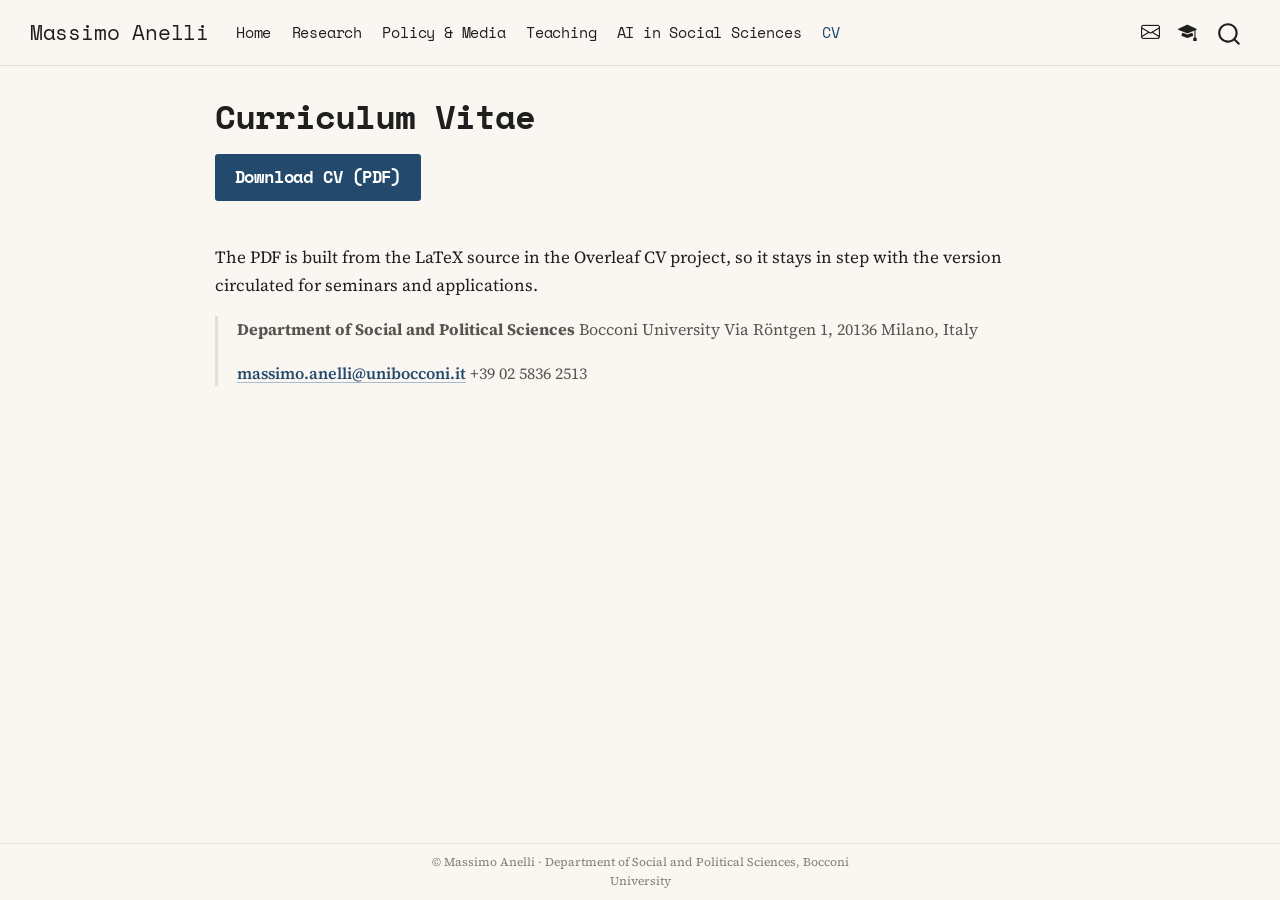
<file: cv.html>
<!DOCTYPE html>
<html xmlns="http://www.w3.org/1999/xhtml" lang="en" xml:lang="en"><head>

<meta charset="utf-8">
<meta name="generator" content="quarto-1.10.18">

<meta name="viewport" content="width=device-width, initial-scale=1.0, user-scalable=yes">


<title>Curriculum Vitae – Massimo Anelli</title>
<style>
/* Default styles provided by pandoc.
** See https://pandoc.org/MANUAL.html#variables-for-html for config info.
*/
span.smallcaps{font-variant: small-caps;}
div.columns{display: flex; gap: 1.5em;}
div.column{flex: auto;}
@media screen {
div.columns{gap: min(4vw, 1.5em);}
div.column{overflow-x: auto;}
}
div.hanging-indent{margin-left: 1.5em; text-indent: -1.5em;}
ul.task-list{list-style: none;}
ul.task-list li input[type="checkbox"] {
  width: 0.8em;
  margin: 0 0.8em 0.2em -1em; /* quarto-specific, see https://github.com/quarto-dev/quarto-cli/issues/4556 */ 
  vertical-align: middle;
}
</style>


<script src="site_libs/quarto-nav/quarto-nav.js"></script>
<script src="site_libs/quarto-nav/headroom.min.js"></script>
<script src="site_libs/clipboard/clipboard.min.js"></script>
<script src="site_libs/quarto-search/autocomplete.umd.js"></script>
<script src="site_libs/quarto-search/fuse.min.js"></script>
<script src="site_libs/quarto-search/quarto-search.js"></script>
<meta name="quarto:offset" content="./">
<script src="site_libs/quarto-html/quarto.js" type="module"></script>
<script src="site_libs/quarto-html/tabsets/tabsets.js" type="module"></script>
<script src="site_libs/quarto-html/popper.min.js"></script>
<script src="site_libs/quarto-html/tippy.umd.min.js"></script>
<link href="site_libs/quarto-html/tippy.css" rel="stylesheet">
<link href="site_libs/quarto-html/quarto-syntax-highlighting-64a204ab8560d761af7679ceaba22944.css" rel="stylesheet" id="quarto-text-highlighting-styles">
<script src="site_libs/bootstrap/bootstrap.min.js"></script>
<link href="site_libs/bootstrap/bootstrap-icons.css" rel="stylesheet">
<link href="site_libs/bootstrap/bootstrap-b41ba2cd84372649e9a2cc06452cc2ab.min.css" rel="stylesheet" append-hash="true" id="quarto-bootstrap" data-mode="light">
<script id="quarto-search-options" type="application/json">{
  "location": "navbar",
  "copy-button": false,
  "collapse-after": 3,
  "panel-placement": "end",
  "type": "overlay",
  "limit": 50,
  "keyboard-shortcut": [
    "f",
    "/",
    "s"
  ],
  "show-item-context": false,
  "language": {
    "search-no-results-text": "No results",
    "search-matching-documents-text": "matching documents",
    "search-copy-link-title": "Copy link to search",
    "search-hide-matches-text": "Hide additional matches",
    "search-more-match-text": "more match in this document",
    "search-more-matches-text": "more matches in this document",
    "search-clear-button-title": "Clear",
    "search-text-placeholder": "",
    "search-detached-cancel-button-title": "Cancel",
    "search-submit-button-title": "Submit",
    "search-label": "Search"
  }
}</script>
<link rel="preconnect" href="https://fonts.googleapis.com">
<link rel="preconnect" href="https://fonts.gstatic.com" crossorigin="">
<link rel="stylesheet" href="https://fonts.googleapis.com/css2?family=Source+Serif+4:opsz,wght@8..60,400;8..60,600&amp;family=Space+Mono:wght@400;700&amp;display=swap">


</head>

<body class="nav-fixed quarto-light">

<div id="quarto-search-results"></div>
  <header id="quarto-header" class="headroom fixed-top">
    <nav class="navbar navbar-expand-lg " data-bs-theme="dark">
      <div class="navbar-container container-fluid">
      <div class="navbar-brand-container mx-auto">
    <a class="navbar-brand" href="./index.html">
    <span class="navbar-title">Massimo Anelli</span>
    </a>
  </div>
            <div id="quarto-search" class="" title="Search"></div>
          <button class="navbar-toggler" type="button" data-bs-toggle="collapse" data-bs-target="#navbarCollapse" aria-controls="navbarCollapse" role="menu" aria-expanded="false" aria-label="Toggle navigation" onclick="if (window.quartoToggleHeadroom) { window.quartoToggleHeadroom(); }">
  <span class="navbar-toggler-icon"></span>
</button>
          <div class="collapse navbar-collapse" id="navbarCollapse">
            <ul class="navbar-nav navbar-nav-scroll me-auto">
  <li class="nav-item">
    <a class="nav-link" href="./index.html"> 
<span class="menu-text">Home</span></a>
  </li>  
  <li class="nav-item">
    <a class="nav-link" href="./research.html"> 
<span class="menu-text">Research</span></a>
  </li>  
  <li class="nav-item">
    <a class="nav-link" href="./media.html"> 
<span class="menu-text">Policy &amp; Media</span></a>
  </li>  
  <li class="nav-item">
    <a class="nav-link" href="./teaching.html"> 
<span class="menu-text">Teaching</span></a>
  </li>  
  <li class="nav-item">
    <a class="nav-link" href="./ai-society.html"> 
<span class="menu-text">AI in Social Sciences</span></a>
  </li>  
  <li class="nav-item">
    <a class="nav-link active" href="./cv.html" aria-current="page"> 
<span class="menu-text">CV</span></a>
  </li>  
</ul>
            <ul class="navbar-nav navbar-nav-scroll ms-auto">
  <li class="nav-item compact">
    <a class="nav-link" href="mailto:massimo.anelli@unibocconi.it"> <i class="bi bi-envelope" role="img" aria-label="Email">
</i> 
<span class="menu-text"></span></a>
  </li>  
  <li class="nav-item compact">
    <a class="nav-link" href="https://scholar.google.com/citations?user=4CWV7jsAAAAJ"> <i class="bi bi-mortarboard-fill" role="img" aria-label="Google Scholar">
</i> 
<span class="menu-text"></span></a>
  </li>  
</ul>
          </div> <!-- /navcollapse -->
            <div class="quarto-navbar-tools">
</div>
      </div> <!-- /container-fluid -->
    </nav>
</header>
<!-- content -->
<div id="quarto-content" class="quarto-container page-columns page-rows-contents page-layout-full page-navbar">
<!-- sidebar -->
<!-- margin-sidebar -->
    
<!-- main -->
<main class="content column-page" id="quarto-document-content">

<header id="title-block-header" class="quarto-title-block default">
<div class="quarto-title">
<h1 class="title">Curriculum Vitae</h1>
</div>



<div class="quarto-title-meta column-page">

    
  
    
  </div>
  


</header>


<p><a href="files/anelli-cv.pdf" class="cv-button">Download CV (PDF)</a></p>
<p>The PDF is built from the LaTeX source in the Overleaf CV project, so it stays in step with the version circulated for seminars and applications.</p>
<div class="contact-block">
<p><strong>Department of Social and Political Sciences</strong> Bocconi University Via Röntgen 1, 20136 Milano, Italy</p>
<p><a href="mailto:massimo.anelli@unibocconi.it">massimo.anelli@unibocconi.it</a> +39 02 5836 2513</p>
</div>



</main> <!-- /main -->
<script id="quarto-html-after-body" type="application/javascript">
  window.document.addEventListener("DOMContentLoaded", function (event) {
    const isCodeAnnotation = (el) => {
      for (const clz of el.classList) {
        if (clz.startsWith('code-annotation-')) {                     
          return true;
        }
      }
      return false;
    }
    const onCopySuccess = function(e) {
      // button target
      const button = e.trigger;
      // don't keep focus
      button.blur();
      // flash "checked"
      button.classList.add('code-copy-button-checked');
      var currentTitle = button.getAttribute("title");
      button.setAttribute("title", "Copied!");
      let tooltip;
      if (window.bootstrap) {
        button.setAttribute("data-bs-toggle", "tooltip");
        button.setAttribute("data-bs-placement", "left");
        button.setAttribute("data-bs-title", "Copied!");
        tooltip = new bootstrap.Tooltip(button, 
          { trigger: "manual", 
            customClass: "code-copy-button-tooltip",
            offset: [0, -8]});
        tooltip.show();    
      }
      setTimeout(function() {
        if (tooltip) {
          tooltip.hide();
          button.removeAttribute("data-bs-title");
          button.removeAttribute("data-bs-toggle");
          button.removeAttribute("data-bs-placement");
        }
        button.setAttribute("title", currentTitle);
        button.classList.remove('code-copy-button-checked');
      }, 1000);
      // clear code selection
      e.clearSelection();
    }
    const getTextToCopy = function(trigger) {
      const outerScaffold = trigger.parentElement.cloneNode(true);
      const codeEl = outerScaffold.querySelector('code');
      for (const childEl of codeEl.children) {
        if (isCodeAnnotation(childEl)) {
          childEl.remove();
        }
      }
      return codeEl.innerText;
    }
    const clipboard = new window.ClipboardJS('.code-copy-button:not([data-in-quarto-modal])', {
      text: getTextToCopy
    });
    clipboard.on('success', onCopySuccess);
    if (window.document.getElementById('quarto-embedded-source-code-modal')) {
      const clipboardModal = new window.ClipboardJS('.code-copy-button[data-in-quarto-modal]', {
        text: getTextToCopy,
        container: window.document.getElementById('quarto-embedded-source-code-modal')
      });
      clipboardModal.on('success', onCopySuccess);
    }
      var localhostRegex = new RegExp(/^(?:http|https):\/\/localhost\:?[0-9]*\//);
      var mailtoRegex = new RegExp(/^mailto:/);
        var filterRegex = new RegExp("https:\/\/www\.massimoanelli\.com");
      var isInternal = (href) => {
          return filterRegex.test(href) || localhostRegex.test(href) || mailtoRegex.test(href);
      }
      // Inspect non-navigation links and adorn them if external
     var links = window.document.querySelectorAll('a[href]:not(.nav-link):not(.navbar-brand):not(.toc-action):not(.sidebar-link):not(.sidebar-item-toggle):not(.pagination-link):not(.no-external):not([aria-hidden]):not(.dropdown-item):not(.quarto-navigation-tool):not(.about-link)');
      for (var i=0; i<links.length; i++) {
        const link = links[i];
        if (!isInternal(link.href)) {
          // undo the damage that might have been done by quarto-nav.js in the case of
          // links that we want to consider external
          if (link.dataset.originalHref !== undefined) {
            link.href = link.dataset.originalHref;
          }
            // target, if specified
            link.setAttribute("target", "_blank");
            if (link.getAttribute("rel") === null) {
              link.setAttribute("rel", "noopener");
            }
        }
      }
    function tippyHover(el, contentFn, onTriggerFn, onUntriggerFn) {
      const config = {
        allowHTML: true,
        maxWidth: 500,
        delay: 100,
        arrow: false,
        appendTo: function(el) {
            return el.parentElement;
        },
        interactive: true,
        interactiveBorder: 10,
        theme: 'quarto',
        placement: 'bottom-start',
      };
      if (contentFn) {
        config.content = contentFn;
      }
      if (onTriggerFn) {
        config.onTrigger = onTriggerFn;
      }
      if (onUntriggerFn) {
        config.onUntrigger = onUntriggerFn;
      }
      window.tippy(el, config); 
    }
    const noterefs = window.document.querySelectorAll('a[role="doc-noteref"]');
    for (var i=0; i<noterefs.length; i++) {
      const ref = noterefs[i];
      tippyHover(ref, function() {
        // use id or data attribute instead here
        let href = ref.getAttribute('data-footnote-href') || ref.getAttribute('href');
        try { href = new URL(href).hash; } catch {}
        const id = href.replace(/^#\/?/, "");
        const note = window.document.getElementById(id);
        if (note) {
          return note.innerHTML;
        } else {
          return "";
        }
      });
    }
    const xrefs = window.document.querySelectorAll('a.quarto-xref');
    const processXRef = (id, note) => {
      // Strip column container classes
      const stripColumnClz = (el) => {
        el.classList.remove("page-full", "page-columns");
        if (el.children) {
          for (const child of el.children) {
            stripColumnClz(child);
          }
        }
      }
      stripColumnClz(note)
      if (id === null || id.startsWith('sec-')) {
        // Special case sections, only their first couple elements
        const container = document.createElement("div");
        if (note.children && note.children.length > 2) {
          container.appendChild(note.children[0].cloneNode(true));
          for (let i = 1; i < note.children.length; i++) {
            const child = note.children[i];
            if (child.tagName === "P" && child.innerText === "") {
              continue;
            } else {
              container.appendChild(child.cloneNode(true));
              break;
            }
          }
          if (window.Quarto?.typesetMath) {
            window.Quarto.typesetMath(container);
          }
          return container.innerHTML
        } else {
          if (window.Quarto?.typesetMath) {
            window.Quarto.typesetMath(note);
          }
          return note.innerHTML;
        }
      } else {
        // Remove any anchor links if they are present
        const anchorLink = note.querySelector('a.anchorjs-link');
        if (anchorLink) {
          anchorLink.remove();
        }
        if (window.Quarto?.typesetMath) {
          window.Quarto.typesetMath(note);
        }
        if (note.classList.contains("callout")) {
          return note.outerHTML;
        } else {
          return note.innerHTML;
        }
      }
    }
    for (var i=0; i<xrefs.length; i++) {
      const xref = xrefs[i];
      tippyHover(xref, undefined, function(instance) {
        instance.disable();
        let url = xref.getAttribute('href');
        let hash = undefined; 
        if (url.startsWith('#')) {
          hash = url;
        } else {
          try { hash = new URL(url).hash; } catch {}
        }
        if (hash) {
          const id = hash.replace(/^#\/?/, "");
          const note = window.document.getElementById(id);
          if (note !== null) {
            try {
              const html = processXRef(id, note.cloneNode(true));
              instance.setContent(html);
            } finally {
              instance.enable();
              instance.show();
            }
          } else {
            // See if we can fetch this
            fetch(url.split('#')[0])
            .then(res => res.text())
            .then(html => {
              const parser = new DOMParser();
              const htmlDoc = parser.parseFromString(html, "text/html");
              const note = htmlDoc.getElementById(id);
              if (note !== null) {
                const html = processXRef(id, note);
                instance.setContent(html);
              } 
            }).finally(() => {
              instance.enable();
              instance.show();
            });
          }
        } else {
          // See if we can fetch a full url (with no hash to target)
          // This is a special case and we should probably do some content thinning / targeting
          fetch(url)
          .then(res => res.text())
          .then(html => {
            const parser = new DOMParser();
            const htmlDoc = parser.parseFromString(html, "text/html");
            const note = htmlDoc.querySelector('main.content');
            if (note !== null) {
              // This should only happen for chapter cross references
              // (since there is no id in the URL)
              // remove the first header
              if (note.children.length > 0 && note.children[0].tagName === "HEADER") {
                note.children[0].remove();
              }
              const html = processXRef(null, note);
              instance.setContent(html);
            } 
          }).finally(() => {
            instance.enable();
            instance.show();
          });
        }
      }, function(instance) {
      });
    }
        let selectedAnnoteEl;
        const selectorForAnnotation = ( cell, annotation) => {
          let cellAttr = 'data-code-cell="' + cell + '"';
          let lineAttr = 'data-code-annotation="' +  annotation + '"';
          const selector = 'span[' + cellAttr + '][' + lineAttr + ']';
          return selector;
        }
        const selectCodeLines = (annoteEl) => {
          const doc = window.document;
          const targetCell = annoteEl.getAttribute("data-target-cell");
          const targetAnnotation = annoteEl.getAttribute("data-target-annotation");
          const annoteSpan = window.document.querySelector(selectorForAnnotation(targetCell, targetAnnotation));
          const lines = annoteSpan.getAttribute("data-code-lines").split(",");
          const lineIds = lines.map((line) => {
            return targetCell + "-" + line;
          })
          let top = null;
          let height = null;
          let parent = null;
          if (lineIds.length > 0) {
              //compute the position of the single el (top and bottom and make a div)
              const el = window.document.getElementById(lineIds[0]);
              top = el.offsetTop;
              height = el.offsetHeight;
              parent = el.parentElement.parentElement;
            if (lineIds.length > 1) {
              const lastEl = window.document.getElementById(lineIds[lineIds.length - 1]);
              const bottom = lastEl.offsetTop + lastEl.offsetHeight;
              height = bottom - top;
            }
            if (top !== null && height !== null && parent !== null) {
              // cook up a div (if necessary) and position it 
              let div = window.document.getElementById("code-annotation-line-highlight");
              if (div === null) {
                div = window.document.createElement("div");
                div.setAttribute("id", "code-annotation-line-highlight");
                div.style.position = 'absolute';
                parent.appendChild(div);
              }
              div.style.top = top - 2 + "px";
              div.style.height = height + 4 + "px";
              div.style.left = 0;
              let gutterDiv = window.document.getElementById("code-annotation-line-highlight-gutter");
              if (gutterDiv === null) {
                gutterDiv = window.document.createElement("div");
                gutterDiv.setAttribute("id", "code-annotation-line-highlight-gutter");
                gutterDiv.style.position = 'absolute';
                const codeCell = window.document.getElementById(targetCell);
                const gutter = codeCell.querySelector('.code-annotation-gutter');
                gutter.appendChild(gutterDiv);
              }
              gutterDiv.style.top = top - 2 + "px";
              gutterDiv.style.height = height + 4 + "px";
            }
            selectedAnnoteEl = annoteEl;
          }
        };
        const unselectCodeLines = () => {
          const elementsIds = ["code-annotation-line-highlight", "code-annotation-line-highlight-gutter"];
          elementsIds.forEach((elId) => {
            const div = window.document.getElementById(elId);
            if (div) {
              div.remove();
            }
          });
          selectedAnnoteEl = undefined;
        };
          // Handle positioning of the toggle
      window.addEventListener(
        "resize",
        throttle(() => {
          elRect = undefined;
          if (selectedAnnoteEl) {
            selectCodeLines(selectedAnnoteEl);
          }
        }, 10)
      );
      function throttle(fn, ms) {
      let throttle = false;
      let timer;
        return (...args) => {
          if(!throttle) { // first call gets through
              fn.apply(this, args);
              throttle = true;
          } else { // all the others get throttled
              if(timer) clearTimeout(timer); // cancel #2
              timer = setTimeout(() => {
                fn.apply(this, args);
                timer = throttle = false;
              }, ms);
          }
        };
      }
        // Attach click handler to the DT
        const annoteDls = window.document.querySelectorAll('dt[data-target-cell]');
        for (const annoteDlNode of annoteDls) {
          annoteDlNode.addEventListener('click', (event) => {
            const clickedEl = event.target;
            if (clickedEl !== selectedAnnoteEl) {
              unselectCodeLines();
              const activeEl = window.document.querySelector('dt[data-target-cell].code-annotation-active');
              if (activeEl) {
                activeEl.classList.remove('code-annotation-active');
              }
              selectCodeLines(clickedEl);
              clickedEl.classList.add('code-annotation-active');
            } else {
              // Unselect the line
              unselectCodeLines();
              clickedEl.classList.remove('code-annotation-active');
            }
          });
        }
    const findCites = (el) => {
      const parentEl = el.parentElement;
      if (parentEl) {
        const cites = parentEl.dataset.cites;
        if (cites) {
          return {
            el,
            cites: cites.split(' ')
          };
        } else {
          return findCites(el.parentElement)
        }
      } else {
        return undefined;
      }
    };
    var bibliorefs = window.document.querySelectorAll('a[role="doc-biblioref"]');
    for (var i=0; i<bibliorefs.length; i++) {
      const ref = bibliorefs[i];
      const citeInfo = findCites(ref);
      if (citeInfo) {
        tippyHover(citeInfo.el, function() {
          var popup = window.document.createElement('div');
          citeInfo.cites.forEach(function(cite) {
            var citeDiv = window.document.createElement('div');
            citeDiv.classList.add('hanging-indent');
            citeDiv.classList.add('csl-entry');
            var biblioDiv = window.document.getElementById('ref-' + cite);
            if (biblioDiv) {
              citeDiv.innerHTML = biblioDiv.innerHTML;
            }
            popup.appendChild(citeDiv);
          });
          return popup.innerHTML;
        });
      }
    }
  });
  </script>
</div> <!-- /content -->
<footer class="footer">
  <div class="nav-footer">
    <div class="nav-footer-left">
      &nbsp;
    </div>   
    <div class="nav-footer-center">
<p>© Massimo Anelli · Department of Social and Political Sciences, Bocconi University</p>
</div>
    <div class="nav-footer-right">
      &nbsp;
    </div>
  </div>
</footer>




</body></html>
</file>
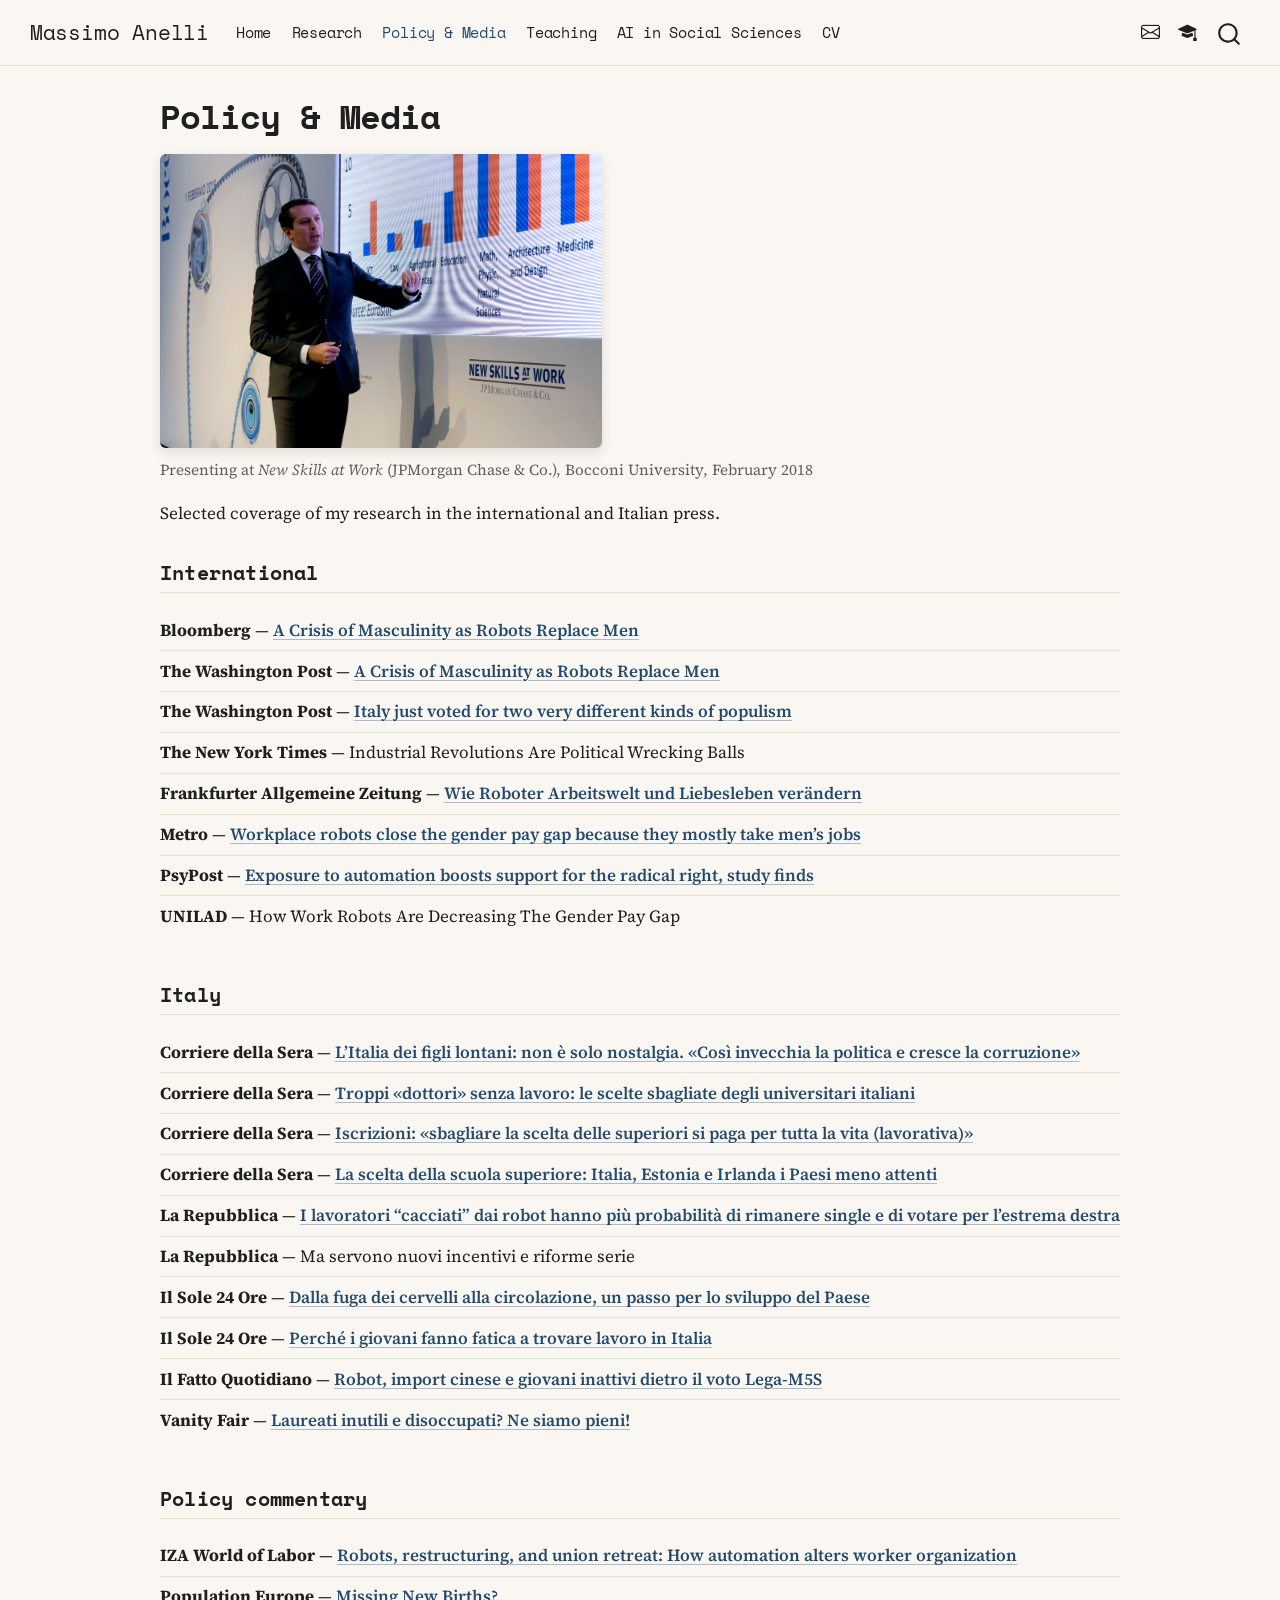
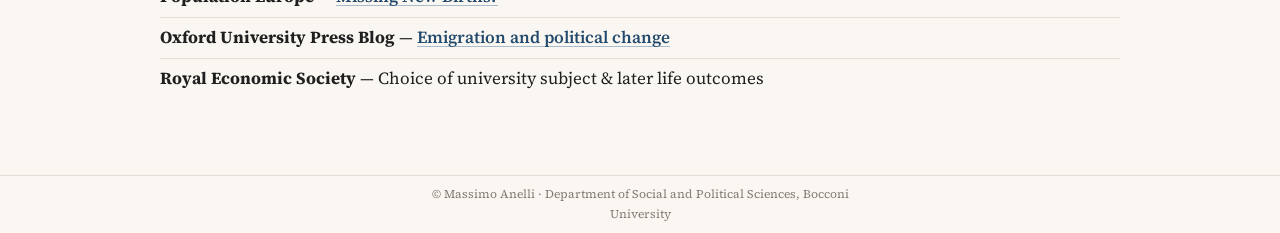
<file: media.html>
<!DOCTYPE html>
<html xmlns="http://www.w3.org/1999/xhtml" lang="en" xml:lang="en"><head>

<meta charset="utf-8">
<meta name="generator" content="quarto-1.10.18">

<meta name="viewport" content="width=device-width, initial-scale=1.0, user-scalable=yes">


<title>Policy &amp; Media – Massimo Anelli</title>
<style>
/* Default styles provided by pandoc.
** See https://pandoc.org/MANUAL.html#variables-for-html for config info.
*/
span.smallcaps{font-variant: small-caps;}
div.columns{display: flex; gap: 1.5em;}
div.column{flex: auto;}
@media screen {
div.columns{gap: min(4vw, 1.5em);}
div.column{overflow-x: auto;}
}
div.hanging-indent{margin-left: 1.5em; text-indent: -1.5em;}
ul.task-list{list-style: none;}
ul.task-list li input[type="checkbox"] {
  width: 0.8em;
  margin: 0 0.8em 0.2em -1em; /* quarto-specific, see https://github.com/quarto-dev/quarto-cli/issues/4556 */ 
  vertical-align: middle;
}
</style>


<script src="site_libs/quarto-nav/quarto-nav.js"></script>
<script src="site_libs/quarto-nav/headroom.min.js"></script>
<script src="site_libs/clipboard/clipboard.min.js"></script>
<script src="site_libs/quarto-search/autocomplete.umd.js"></script>
<script src="site_libs/quarto-search/fuse.min.js"></script>
<script src="site_libs/quarto-search/quarto-search.js"></script>
<meta name="quarto:offset" content="./">
<script src="site_libs/quarto-html/quarto.js" type="module"></script>
<script src="site_libs/quarto-html/tabsets/tabsets.js" type="module"></script>
<script src="site_libs/quarto-html/popper.min.js"></script>
<script src="site_libs/quarto-html/tippy.umd.min.js"></script>
<link href="site_libs/quarto-html/tippy.css" rel="stylesheet">
<link href="site_libs/quarto-html/quarto-syntax-highlighting-64a204ab8560d761af7679ceaba22944.css" rel="stylesheet" id="quarto-text-highlighting-styles">
<script src="site_libs/bootstrap/bootstrap.min.js"></script>
<link href="site_libs/bootstrap/bootstrap-icons.css" rel="stylesheet">
<link href="site_libs/bootstrap/bootstrap-b41ba2cd84372649e9a2cc06452cc2ab.min.css" rel="stylesheet" append-hash="true" id="quarto-bootstrap" data-mode="light">
<script id="quarto-search-options" type="application/json">{
  "location": "navbar",
  "copy-button": false,
  "collapse-after": 3,
  "panel-placement": "end",
  "type": "overlay",
  "limit": 50,
  "keyboard-shortcut": [
    "f",
    "/",
    "s"
  ],
  "show-item-context": false,
  "language": {
    "search-no-results-text": "No results",
    "search-matching-documents-text": "matching documents",
    "search-copy-link-title": "Copy link to search",
    "search-hide-matches-text": "Hide additional matches",
    "search-more-match-text": "more match in this document",
    "search-more-matches-text": "more matches in this document",
    "search-clear-button-title": "Clear",
    "search-text-placeholder": "",
    "search-detached-cancel-button-title": "Cancel",
    "search-submit-button-title": "Submit",
    "search-label": "Search"
  }
}</script>
<link rel="preconnect" href="https://fonts.googleapis.com">
<link rel="preconnect" href="https://fonts.gstatic.com" crossorigin="">
<link rel="stylesheet" href="https://fonts.googleapis.com/css2?family=Source+Serif+4:opsz,wght@8..60,400;8..60,600&amp;family=Space+Mono:wght@400;700&amp;display=swap">


</head>

<body class="nav-fixed quarto-light">

<div id="quarto-search-results"></div>
  <header id="quarto-header" class="headroom fixed-top">
    <nav class="navbar navbar-expand-lg " data-bs-theme="dark">
      <div class="navbar-container container-fluid">
      <div class="navbar-brand-container mx-auto">
    <a class="navbar-brand" href="./index.html">
    <span class="navbar-title">Massimo Anelli</span>
    </a>
  </div>
            <div id="quarto-search" class="" title="Search"></div>
          <button class="navbar-toggler" type="button" data-bs-toggle="collapse" data-bs-target="#navbarCollapse" aria-controls="navbarCollapse" role="menu" aria-expanded="false" aria-label="Toggle navigation" onclick="if (window.quartoToggleHeadroom) { window.quartoToggleHeadroom(); }">
  <span class="navbar-toggler-icon"></span>
</button>
          <div class="collapse navbar-collapse" id="navbarCollapse">
            <ul class="navbar-nav navbar-nav-scroll me-auto">
  <li class="nav-item">
    <a class="nav-link" href="./index.html"> 
<span class="menu-text">Home</span></a>
  </li>  
  <li class="nav-item">
    <a class="nav-link" href="./research.html"> 
<span class="menu-text">Research</span></a>
  </li>  
  <li class="nav-item">
    <a class="nav-link active" href="./media.html" aria-current="page"> 
<span class="menu-text">Policy &amp; Media</span></a>
  </li>  
  <li class="nav-item">
    <a class="nav-link" href="./teaching.html"> 
<span class="menu-text">Teaching</span></a>
  </li>  
  <li class="nav-item">
    <a class="nav-link" href="./ai-society.html"> 
<span class="menu-text">AI in Social Sciences</span></a>
  </li>  
  <li class="nav-item">
    <a class="nav-link" href="./cv.html"> 
<span class="menu-text">CV</span></a>
  </li>  
</ul>
            <ul class="navbar-nav navbar-nav-scroll ms-auto">
  <li class="nav-item compact">
    <a class="nav-link" href="mailto:massimo.anelli@unibocconi.it"> <i class="bi bi-envelope" role="img" aria-label="Email">
</i> 
<span class="menu-text"></span></a>
  </li>  
  <li class="nav-item compact">
    <a class="nav-link" href="https://scholar.google.com/citations?user=4CWV7jsAAAAJ"> <i class="bi bi-mortarboard-fill" role="img" aria-label="Google Scholar">
</i> 
<span class="menu-text"></span></a>
  </li>  
</ul>
          </div> <!-- /navcollapse -->
            <div class="quarto-navbar-tools">
</div>
      </div> <!-- /container-fluid -->
    </nav>
</header>
<!-- content -->
<div id="quarto-content" class="quarto-container page-columns page-rows-contents page-layout-full page-navbar">
<!-- sidebar -->
<!-- margin-sidebar -->
    
<!-- main -->
<main class="content column-page" id="quarto-document-content">

<header id="title-block-header" class="quarto-title-block default">
<div class="quarto-title">
<h1 class="title">Policy &amp; Media</h1>
</div>



<div class="quarto-title-meta column-page">

    
  
    
  </div>
  


</header>


<div class="quarto-figure quarto-figure-left">
<figure class="figure">
<p><img src="images/talk-new-skills-at-work-2018.jpg" class="media-photo img-fluid figure-img" alt="Massimo Anelli presenting a bar chart of fields of study at the New Skills at Work event"></p>
<figcaption>Presenting at <em>New Skills at Work</em> (JPMorgan Chase &amp; Co.), Bocconi University, February 2018</figcaption>
</figure>
</div>
<p>Selected coverage of my research in the international and Italian press.</p>
<section id="international" class="level2">
<h2 data-anchor-id="international">International</h2>
<div class="press-list">
<ul>
<li><strong>Bloomberg</strong> <span class="dash">—</span> <a href="https://www.bloomberg.com/opinion/articles/2021-12-07/industrial-robots-are-a-boon-but-they-are-creating-a-crisis-of-masculinity">A Crisis of Masculinity as Robots Replace Men</a></li>
<li><strong>The Washington Post</strong> <span class="dash">—</span> <a href="https://www.washingtonpost.com/business/energy/a-crisis-of-masculinity-as-robots-replace-men/2021/12/07/1a7c959e-572c-11ec-8396-5552bef55c3c_story.html">A Crisis of Masculinity as Robots Replace Men</a></li>
<li><strong>The Washington Post</strong> <span class="dash">—</span> <a href="https://www.washingtonpost.com/news/monkey-cage/wp/2018/03/28/italy-just-voted-for-two-very-different-kinds-of-populism/">Italy just voted for two very different kinds of populism</a></li>
<li><strong>The New York Times</strong> <span class="dash">—</span> Industrial Revolutions Are Political Wrecking Balls</li>
<li><strong>Frankfurter Allgemeine Zeitung</strong> <span class="dash">—</span> <a href="https://www.faz.net/aktuell/wirtschaft/wie-roboter-arbeitswelt-und-liebesleben-veraendern-17665874.html">Wie Roboter Arbeitswelt und Liebesleben verändern</a></li>
<li><strong>Metro</strong> <span class="dash">—</span> <a href="https://metro.co.uk/2021/11/29/robots-close-the-gender-pay-gap-because-they-mostly-take-mens-jobs-15680478/">Workplace robots close the gender pay gap because they mostly take men’s jobs</a></li>
<li><strong>PsyPost</strong> <span class="dash">—</span> <a href="https://www.psypost.org/2022/02/exposure-to-automation-boosts-support-for-the-radical-right-study-finds-62650">Exposure to automation boosts support for the radical right, study finds</a></li>
<li><strong>UNILAD</strong> <span class="dash">—</span> How Work Robots Are Decreasing The Gender Pay Gap</li>
</ul>
</div>
</section>
<section id="italy" class="level2">
<h2 data-anchor-id="italy">Italy</h2>
<div class="press-list">
<ul>
<li><strong>Corriere della Sera</strong> <span class="dash">—</span> <a href="http://www.corriere.it/scuola/studiare-e-lavorare-all-estero/notizie/italia-figli-lontani-non-solo-nostalgia-cosi-invecchia-politica-cresce-corruzione-1317f916-a4f6-11e7-ac7b-c4dea2ad0535.shtml">L’Italia dei figli lontani: non è solo nostalgia. «Così invecchia la politica e cresce la corruzione»</a></li>
<li><strong>Corriere della Sera</strong> <span class="dash">—</span> <a href="https://www.corriere.it/scuola/universita/19_febbraio_01/troppi-dottori-senza-lavoro-laureati-italiani-sbagliano-scelte-formazione-06d4c11e-262f-11e9-9b5e-1a58eb1d569a.shtml">Troppi «dottori» senza lavoro: le scelte sbagliate degli universitari italiani</a></li>
<li><strong>Corriere della Sera</strong> <span class="dash">—</span> <a href="https://www.corriere.it/scuola/secondaria/20_gennaio_22/iscrizioni-sbagliare-scelta-superiori-si-paga-tutta-vita-lavorativa-252b7840-3d37-11ea-a086-4a0558b00e99.shtml">Iscrizioni: «sbagliare la scelta delle superiori si paga per tutta la vita (lavorativa)»</a></li>
<li><strong>Corriere della Sera</strong> <span class="dash">—</span> <a href="https://www.corriere.it/economia/lavoro/cards/scelta-scuola-superiore-italia-estonia-irlanda-paesi-meno-attenti/migliore-qualita-dell-informazione-aiuterebbe-famiglie-scegliere-piu-consapevolmente.shtml">La scelta della scuola superiore: Italia, Estonia e Irlanda i Paesi meno attenti</a></li>
<li><strong>La Repubblica</strong> <span class="dash">—</span> <a href="https://www.repubblica.it/economia/2021/11/22/news/robot-327281089/">I lavoratori “cacciati” dai robot hanno più probabilità di rimanere single e di votare per l’estrema destra</a></li>
<li><strong>La Repubblica</strong> <span class="dash">—</span> Ma servono nuovi incentivi e riforme serie</li>
<li><strong>Il Sole 24 Ore</strong> <span class="dash">—</span> <a href="https://www.ilsole24ore.com/art/dalla-fuga-cervelli-circolazione-passo-lo-sviluppo-paese-AEZAuRnC">Dalla fuga dei cervelli alla circolazione, un passo per lo sviluppo del Paese</a></li>
<li><strong>Il Sole 24 Ore</strong> <span class="dash">—</span> <a href="https://www.ilsole24ore.com/art/perche-giovani-fanno-fatica-trovare-lavoro-italia-AESVfiKH">Perché i giovani fanno fatica a trovare lavoro in Italia</a></li>
<li><strong>Il Fatto Quotidiano</strong> <span class="dash">—</span> <a href="https://www.ilfattoquotidiano.it/premium/articoli/robot-import-cinese-e-giovani-inattivi-dietro-il-voto-lega-m5s/">Robot, import cinese e giovani inattivi dietro il voto Lega-M5S</a></li>
<li><strong>Vanity Fair</strong> <span class="dash">—</span> <a href="https://www.vanityfair.it/mybusiness/news-mybusiness/2019/05/11/laurea-lavoro-occupazione-skill-mismatch">Laureati inutili e disoccupati? Ne siamo pieni!</a></li>
</ul>
</div>
</section>
<section id="policy-commentary" class="level2">
<h2 data-anchor-id="policy-commentary">Policy commentary</h2>
<div class="press-list">
<ul>
<li><strong>IZA World of Labor</strong> <span class="dash">—</span> <a href="https://wol.iza.org/opinions/robots-restructuring-and-union-retreat">Robots, restructuring, and union retreat: How automation alters worker organization</a></li>
<li><strong>Population Europe</strong> <span class="dash">—</span> <a href="https://population-europe.eu/research/policy-insights/missing-new-births">Missing New Births?</a></li>
<li><strong>Oxford University Press Blog</strong> <span class="dash">—</span> <a href="https://blog.oup.com/2017/12/emigration-political-change-economics/">Emigration and political change</a></li>
<li><strong>Royal Economic Society</strong> <span class="dash">—</span> Choice of university subject &amp; later life outcomes</li>
</ul>
</div>


</section>

</main> <!-- /main -->
<script id="quarto-html-after-body" type="application/javascript">
  window.document.addEventListener("DOMContentLoaded", function (event) {
    const isCodeAnnotation = (el) => {
      for (const clz of el.classList) {
        if (clz.startsWith('code-annotation-')) {                     
          return true;
        }
      }
      return false;
    }
    const onCopySuccess = function(e) {
      // button target
      const button = e.trigger;
      // don't keep focus
      button.blur();
      // flash "checked"
      button.classList.add('code-copy-button-checked');
      var currentTitle = button.getAttribute("title");
      button.setAttribute("title", "Copied!");
      let tooltip;
      if (window.bootstrap) {
        button.setAttribute("data-bs-toggle", "tooltip");
        button.setAttribute("data-bs-placement", "left");
        button.setAttribute("data-bs-title", "Copied!");
        tooltip = new bootstrap.Tooltip(button, 
          { trigger: "manual", 
            customClass: "code-copy-button-tooltip",
            offset: [0, -8]});
        tooltip.show();    
      }
      setTimeout(function() {
        if (tooltip) {
          tooltip.hide();
          button.removeAttribute("data-bs-title");
          button.removeAttribute("data-bs-toggle");
          button.removeAttribute("data-bs-placement");
        }
        button.setAttribute("title", currentTitle);
        button.classList.remove('code-copy-button-checked');
      }, 1000);
      // clear code selection
      e.clearSelection();
    }
    const getTextToCopy = function(trigger) {
      const outerScaffold = trigger.parentElement.cloneNode(true);
      const codeEl = outerScaffold.querySelector('code');
      for (const childEl of codeEl.children) {
        if (isCodeAnnotation(childEl)) {
          childEl.remove();
        }
      }
      return codeEl.innerText;
    }
    const clipboard = new window.ClipboardJS('.code-copy-button:not([data-in-quarto-modal])', {
      text: getTextToCopy
    });
    clipboard.on('success', onCopySuccess);
    if (window.document.getElementById('quarto-embedded-source-code-modal')) {
      const clipboardModal = new window.ClipboardJS('.code-copy-button[data-in-quarto-modal]', {
        text: getTextToCopy,
        container: window.document.getElementById('quarto-embedded-source-code-modal')
      });
      clipboardModal.on('success', onCopySuccess);
    }
      var localhostRegex = new RegExp(/^(?:http|https):\/\/localhost\:?[0-9]*\//);
      var mailtoRegex = new RegExp(/^mailto:/);
        var filterRegex = new RegExp("https:\/\/www\.massimoanelli\.com");
      var isInternal = (href) => {
          return filterRegex.test(href) || localhostRegex.test(href) || mailtoRegex.test(href);
      }
      // Inspect non-navigation links and adorn them if external
     var links = window.document.querySelectorAll('a[href]:not(.nav-link):not(.navbar-brand):not(.toc-action):not(.sidebar-link):not(.sidebar-item-toggle):not(.pagination-link):not(.no-external):not([aria-hidden]):not(.dropdown-item):not(.quarto-navigation-tool):not(.about-link)');
      for (var i=0; i<links.length; i++) {
        const link = links[i];
        if (!isInternal(link.href)) {
          // undo the damage that might have been done by quarto-nav.js in the case of
          // links that we want to consider external
          if (link.dataset.originalHref !== undefined) {
            link.href = link.dataset.originalHref;
          }
            // target, if specified
            link.setAttribute("target", "_blank");
            if (link.getAttribute("rel") === null) {
              link.setAttribute("rel", "noopener");
            }
        }
      }
    function tippyHover(el, contentFn, onTriggerFn, onUntriggerFn) {
      const config = {
        allowHTML: true,
        maxWidth: 500,
        delay: 100,
        arrow: false,
        appendTo: function(el) {
            return el.parentElement;
        },
        interactive: true,
        interactiveBorder: 10,
        theme: 'quarto',
        placement: 'bottom-start',
      };
      if (contentFn) {
        config.content = contentFn;
      }
      if (onTriggerFn) {
        config.onTrigger = onTriggerFn;
      }
      if (onUntriggerFn) {
        config.onUntrigger = onUntriggerFn;
      }
      window.tippy(el, config); 
    }
    const noterefs = window.document.querySelectorAll('a[role="doc-noteref"]');
    for (var i=0; i<noterefs.length; i++) {
      const ref = noterefs[i];
      tippyHover(ref, function() {
        // use id or data attribute instead here
        let href = ref.getAttribute('data-footnote-href') || ref.getAttribute('href');
        try { href = new URL(href).hash; } catch {}
        const id = href.replace(/^#\/?/, "");
        const note = window.document.getElementById(id);
        if (note) {
          return note.innerHTML;
        } else {
          return "";
        }
      });
    }
    const xrefs = window.document.querySelectorAll('a.quarto-xref');
    const processXRef = (id, note) => {
      // Strip column container classes
      const stripColumnClz = (el) => {
        el.classList.remove("page-full", "page-columns");
        if (el.children) {
          for (const child of el.children) {
            stripColumnClz(child);
          }
        }
      }
      stripColumnClz(note)
      if (id === null || id.startsWith('sec-')) {
        // Special case sections, only their first couple elements
        const container = document.createElement("div");
        if (note.children && note.children.length > 2) {
          container.appendChild(note.children[0].cloneNode(true));
          for (let i = 1; i < note.children.length; i++) {
            const child = note.children[i];
            if (child.tagName === "P" && child.innerText === "") {
              continue;
            } else {
              container.appendChild(child.cloneNode(true));
              break;
            }
          }
          if (window.Quarto?.typesetMath) {
            window.Quarto.typesetMath(container);
          }
          return container.innerHTML
        } else {
          if (window.Quarto?.typesetMath) {
            window.Quarto.typesetMath(note);
          }
          return note.innerHTML;
        }
      } else {
        // Remove any anchor links if they are present
        const anchorLink = note.querySelector('a.anchorjs-link');
        if (anchorLink) {
          anchorLink.remove();
        }
        if (window.Quarto?.typesetMath) {
          window.Quarto.typesetMath(note);
        }
        if (note.classList.contains("callout")) {
          return note.outerHTML;
        } else {
          return note.innerHTML;
        }
      }
    }
    for (var i=0; i<xrefs.length; i++) {
      const xref = xrefs[i];
      tippyHover(xref, undefined, function(instance) {
        instance.disable();
        let url = xref.getAttribute('href');
        let hash = undefined; 
        if (url.startsWith('#')) {
          hash = url;
        } else {
          try { hash = new URL(url).hash; } catch {}
        }
        if (hash) {
          const id = hash.replace(/^#\/?/, "");
          const note = window.document.getElementById(id);
          if (note !== null) {
            try {
              const html = processXRef(id, note.cloneNode(true));
              instance.setContent(html);
            } finally {
              instance.enable();
              instance.show();
            }
          } else {
            // See if we can fetch this
            fetch(url.split('#')[0])
            .then(res => res.text())
            .then(html => {
              const parser = new DOMParser();
              const htmlDoc = parser.parseFromString(html, "text/html");
              const note = htmlDoc.getElementById(id);
              if (note !== null) {
                const html = processXRef(id, note);
                instance.setContent(html);
              } 
            }).finally(() => {
              instance.enable();
              instance.show();
            });
          }
        } else {
          // See if we can fetch a full url (with no hash to target)
          // This is a special case and we should probably do some content thinning / targeting
          fetch(url)
          .then(res => res.text())
          .then(html => {
            const parser = new DOMParser();
            const htmlDoc = parser.parseFromString(html, "text/html");
            const note = htmlDoc.querySelector('main.content');
            if (note !== null) {
              // This should only happen for chapter cross references
              // (since there is no id in the URL)
              // remove the first header
              if (note.children.length > 0 && note.children[0].tagName === "HEADER") {
                note.children[0].remove();
              }
              const html = processXRef(null, note);
              instance.setContent(html);
            } 
          }).finally(() => {
            instance.enable();
            instance.show();
          });
        }
      }, function(instance) {
      });
    }
        let selectedAnnoteEl;
        const selectorForAnnotation = ( cell, annotation) => {
          let cellAttr = 'data-code-cell="' + cell + '"';
          let lineAttr = 'data-code-annotation="' +  annotation + '"';
          const selector = 'span[' + cellAttr + '][' + lineAttr + ']';
          return selector;
        }
        const selectCodeLines = (annoteEl) => {
          const doc = window.document;
          const targetCell = annoteEl.getAttribute("data-target-cell");
          const targetAnnotation = annoteEl.getAttribute("data-target-annotation");
          const annoteSpan = window.document.querySelector(selectorForAnnotation(targetCell, targetAnnotation));
          const lines = annoteSpan.getAttribute("data-code-lines").split(",");
          const lineIds = lines.map((line) => {
            return targetCell + "-" + line;
          })
          let top = null;
          let height = null;
          let parent = null;
          if (lineIds.length > 0) {
              //compute the position of the single el (top and bottom and make a div)
              const el = window.document.getElementById(lineIds[0]);
              top = el.offsetTop;
              height = el.offsetHeight;
              parent = el.parentElement.parentElement;
            if (lineIds.length > 1) {
              const lastEl = window.document.getElementById(lineIds[lineIds.length - 1]);
              const bottom = lastEl.offsetTop + lastEl.offsetHeight;
              height = bottom - top;
            }
            if (top !== null && height !== null && parent !== null) {
              // cook up a div (if necessary) and position it 
              let div = window.document.getElementById("code-annotation-line-highlight");
              if (div === null) {
                div = window.document.createElement("div");
                div.setAttribute("id", "code-annotation-line-highlight");
                div.style.position = 'absolute';
                parent.appendChild(div);
              }
              div.style.top = top - 2 + "px";
              div.style.height = height + 4 + "px";
              div.style.left = 0;
              let gutterDiv = window.document.getElementById("code-annotation-line-highlight-gutter");
              if (gutterDiv === null) {
                gutterDiv = window.document.createElement("div");
                gutterDiv.setAttribute("id", "code-annotation-line-highlight-gutter");
                gutterDiv.style.position = 'absolute';
                const codeCell = window.document.getElementById(targetCell);
                const gutter = codeCell.querySelector('.code-annotation-gutter');
                gutter.appendChild(gutterDiv);
              }
              gutterDiv.style.top = top - 2 + "px";
              gutterDiv.style.height = height + 4 + "px";
            }
            selectedAnnoteEl = annoteEl;
          }
        };
        const unselectCodeLines = () => {
          const elementsIds = ["code-annotation-line-highlight", "code-annotation-line-highlight-gutter"];
          elementsIds.forEach((elId) => {
            const div = window.document.getElementById(elId);
            if (div) {
              div.remove();
            }
          });
          selectedAnnoteEl = undefined;
        };
          // Handle positioning of the toggle
      window.addEventListener(
        "resize",
        throttle(() => {
          elRect = undefined;
          if (selectedAnnoteEl) {
            selectCodeLines(selectedAnnoteEl);
          }
        }, 10)
      );
      function throttle(fn, ms) {
      let throttle = false;
      let timer;
        return (...args) => {
          if(!throttle) { // first call gets through
              fn.apply(this, args);
              throttle = true;
          } else { // all the others get throttled
              if(timer) clearTimeout(timer); // cancel #2
              timer = setTimeout(() => {
                fn.apply(this, args);
                timer = throttle = false;
              }, ms);
          }
        };
      }
        // Attach click handler to the DT
        const annoteDls = window.document.querySelectorAll('dt[data-target-cell]');
        for (const annoteDlNode of annoteDls) {
          annoteDlNode.addEventListener('click', (event) => {
            const clickedEl = event.target;
            if (clickedEl !== selectedAnnoteEl) {
              unselectCodeLines();
              const activeEl = window.document.querySelector('dt[data-target-cell].code-annotation-active');
              if (activeEl) {
                activeEl.classList.remove('code-annotation-active');
              }
              selectCodeLines(clickedEl);
              clickedEl.classList.add('code-annotation-active');
            } else {
              // Unselect the line
              unselectCodeLines();
              clickedEl.classList.remove('code-annotation-active');
            }
          });
        }
    const findCites = (el) => {
      const parentEl = el.parentElement;
      if (parentEl) {
        const cites = parentEl.dataset.cites;
        if (cites) {
          return {
            el,
            cites: cites.split(' ')
          };
        } else {
          return findCites(el.parentElement)
        }
      } else {
        return undefined;
      }
    };
    var bibliorefs = window.document.querySelectorAll('a[role="doc-biblioref"]');
    for (var i=0; i<bibliorefs.length; i++) {
      const ref = bibliorefs[i];
      const citeInfo = findCites(ref);
      if (citeInfo) {
        tippyHover(citeInfo.el, function() {
          var popup = window.document.createElement('div');
          citeInfo.cites.forEach(function(cite) {
            var citeDiv = window.document.createElement('div');
            citeDiv.classList.add('hanging-indent');
            citeDiv.classList.add('csl-entry');
            var biblioDiv = window.document.getElementById('ref-' + cite);
            if (biblioDiv) {
              citeDiv.innerHTML = biblioDiv.innerHTML;
            }
            popup.appendChild(citeDiv);
          });
          return popup.innerHTML;
        });
      }
    }
  });
  </script>
</div> <!-- /content -->
<footer class="footer">
  <div class="nav-footer">
    <div class="nav-footer-left">
      &nbsp;
    </div>   
    <div class="nav-footer-center">
<p>© Massimo Anelli · Department of Social and Political Sciences, Bocconi University</p>
</div>
    <div class="nav-footer-right">
      &nbsp;
    </div>
  </div>
</footer>




</body></html>
</file>
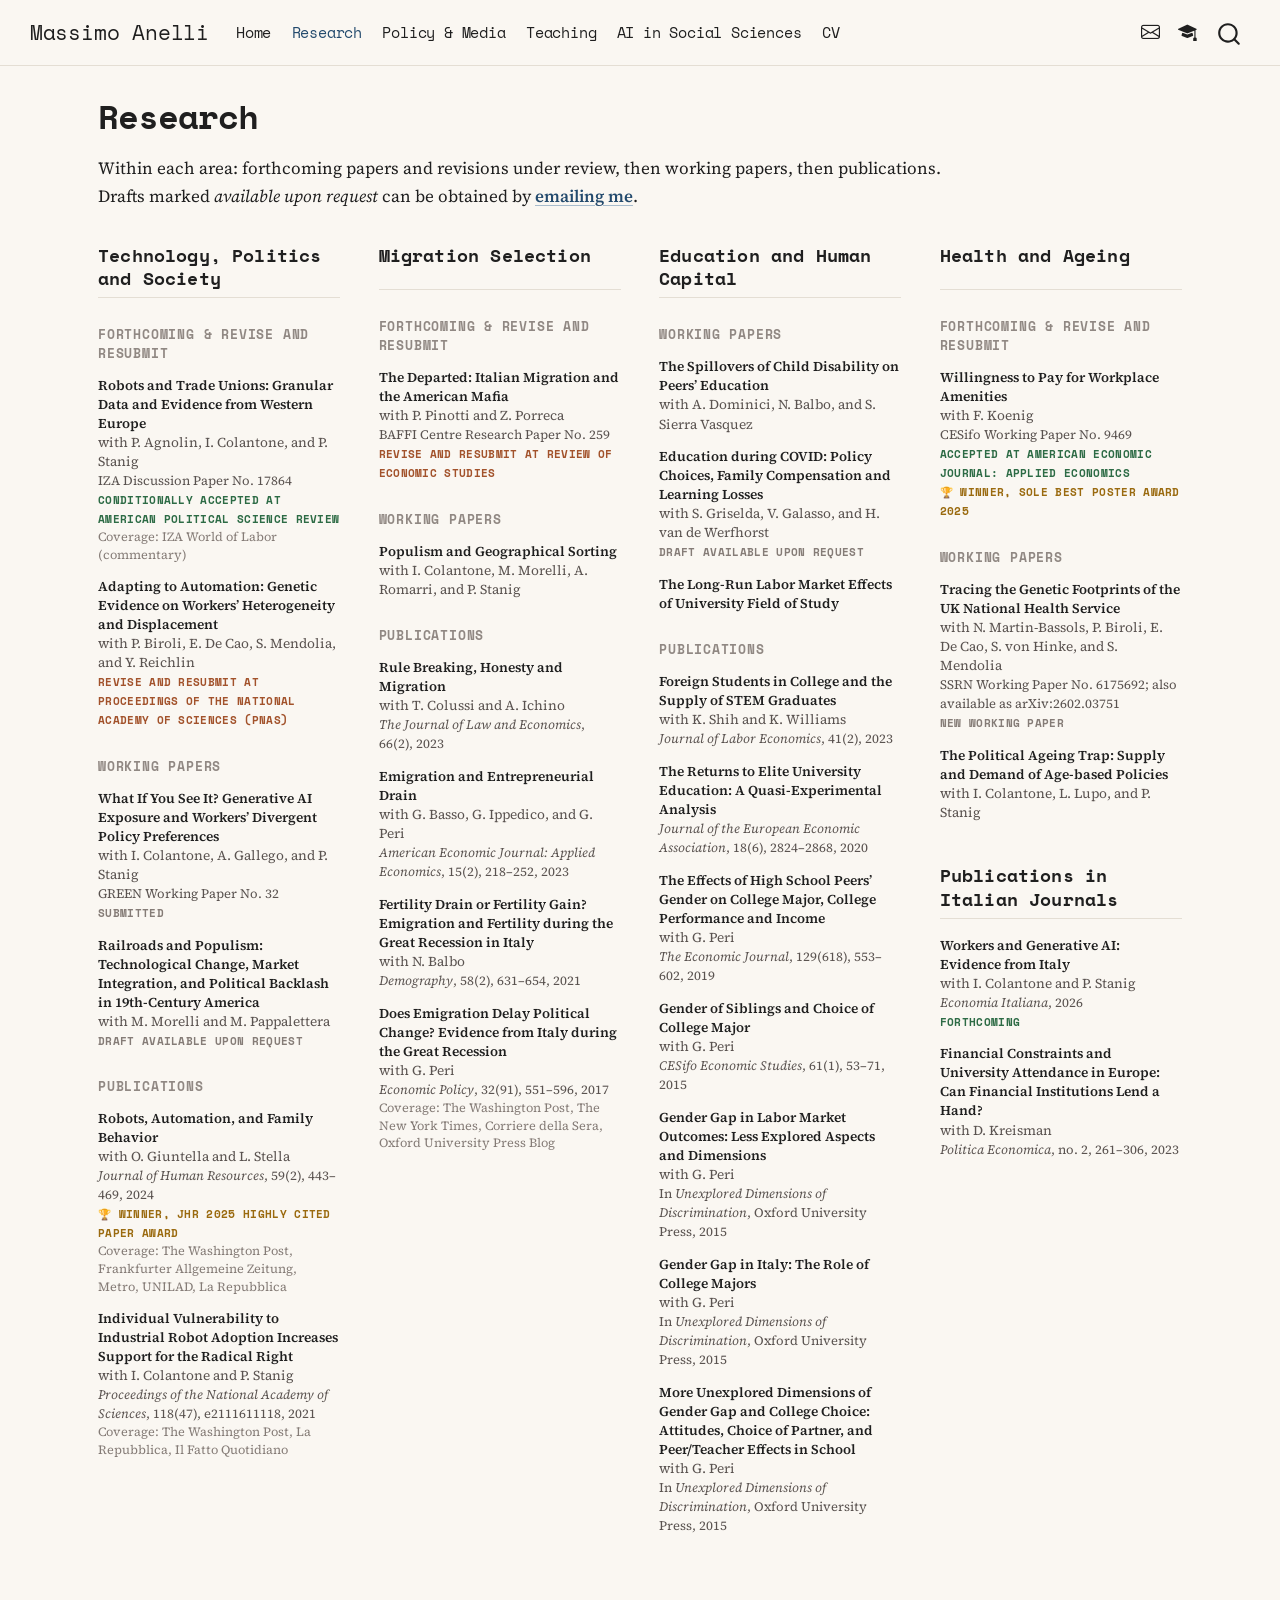
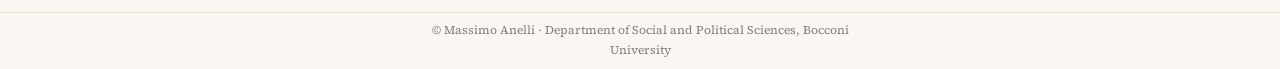
<file: research.html>
<!DOCTYPE html>
<html xmlns="http://www.w3.org/1999/xhtml" lang="en" xml:lang="en"><head>

<meta charset="utf-8">
<meta name="generator" content="quarto-1.10.18">

<meta name="viewport" content="width=device-width, initial-scale=1.0, user-scalable=yes">


<title>Research – Massimo Anelli</title>
<style>
/* Default styles provided by pandoc.
** See https://pandoc.org/MANUAL.html#variables-for-html for config info.
*/
span.smallcaps{font-variant: small-caps;}
div.columns{display: flex; gap: 1.5em;}
div.column{flex: auto;}
@media screen {
div.columns{gap: min(4vw, 1.5em);}
div.column{overflow-x: auto;}
}
div.hanging-indent{margin-left: 1.5em; text-indent: -1.5em;}
ul.task-list{list-style: none;}
ul.task-list li input[type="checkbox"] {
  width: 0.8em;
  margin: 0 0.8em 0.2em -1em; /* quarto-specific, see https://github.com/quarto-dev/quarto-cli/issues/4556 */ 
  vertical-align: middle;
}
</style>


<script src="site_libs/quarto-nav/quarto-nav.js"></script>
<script src="site_libs/quarto-nav/headroom.min.js"></script>
<script src="site_libs/clipboard/clipboard.min.js"></script>
<script src="site_libs/quarto-search/autocomplete.umd.js"></script>
<script src="site_libs/quarto-search/fuse.min.js"></script>
<script src="site_libs/quarto-search/quarto-search.js"></script>
<meta name="quarto:offset" content="./">
<script src="site_libs/quarto-html/quarto.js" type="module"></script>
<script src="site_libs/quarto-html/tabsets/tabsets.js" type="module"></script>
<script src="site_libs/quarto-html/popper.min.js"></script>
<script src="site_libs/quarto-html/tippy.umd.min.js"></script>
<link href="site_libs/quarto-html/tippy.css" rel="stylesheet">
<link href="site_libs/quarto-html/quarto-syntax-highlighting-64a204ab8560d761af7679ceaba22944.css" rel="stylesheet" id="quarto-text-highlighting-styles">
<script src="site_libs/bootstrap/bootstrap.min.js"></script>
<link href="site_libs/bootstrap/bootstrap-icons.css" rel="stylesheet">
<link href="site_libs/bootstrap/bootstrap-b41ba2cd84372649e9a2cc06452cc2ab.min.css" rel="stylesheet" append-hash="true" id="quarto-bootstrap" data-mode="light">
<script id="quarto-search-options" type="application/json">{
  "location": "navbar",
  "copy-button": false,
  "collapse-after": 3,
  "panel-placement": "end",
  "type": "overlay",
  "limit": 50,
  "keyboard-shortcut": [
    "f",
    "/",
    "s"
  ],
  "show-item-context": false,
  "language": {
    "search-no-results-text": "No results",
    "search-matching-documents-text": "matching documents",
    "search-copy-link-title": "Copy link to search",
    "search-hide-matches-text": "Hide additional matches",
    "search-more-match-text": "more match in this document",
    "search-more-matches-text": "more matches in this document",
    "search-clear-button-title": "Clear",
    "search-text-placeholder": "",
    "search-detached-cancel-button-title": "Cancel",
    "search-submit-button-title": "Submit",
    "search-label": "Search"
  }
}</script>
<link rel="preconnect" href="https://fonts.googleapis.com">
<link rel="preconnect" href="https://fonts.gstatic.com" crossorigin="">
<link rel="stylesheet" href="https://fonts.googleapis.com/css2?family=Source+Serif+4:opsz,wght@8..60,400;8..60,600&amp;family=Space+Mono:wght@400;700&amp;display=swap">


</head>

<body class="nav-fixed quarto-light">

<div id="quarto-search-results"></div>
  <header id="quarto-header" class="headroom fixed-top">
    <nav class="navbar navbar-expand-lg " data-bs-theme="dark">
      <div class="navbar-container container-fluid">
      <div class="navbar-brand-container mx-auto">
    <a class="navbar-brand" href="./index.html">
    <span class="navbar-title">Massimo Anelli</span>
    </a>
  </div>
            <div id="quarto-search" class="" title="Search"></div>
          <button class="navbar-toggler" type="button" data-bs-toggle="collapse" data-bs-target="#navbarCollapse" aria-controls="navbarCollapse" role="menu" aria-expanded="false" aria-label="Toggle navigation" onclick="if (window.quartoToggleHeadroom) { window.quartoToggleHeadroom(); }">
  <span class="navbar-toggler-icon"></span>
</button>
          <div class="collapse navbar-collapse" id="navbarCollapse">
            <ul class="navbar-nav navbar-nav-scroll me-auto">
  <li class="nav-item">
    <a class="nav-link" href="./index.html"> 
<span class="menu-text">Home</span></a>
  </li>  
  <li class="nav-item">
    <a class="nav-link active" href="./research.html" aria-current="page"> 
<span class="menu-text">Research</span></a>
  </li>  
  <li class="nav-item">
    <a class="nav-link" href="./media.html"> 
<span class="menu-text">Policy &amp; Media</span></a>
  </li>  
  <li class="nav-item">
    <a class="nav-link" href="./teaching.html"> 
<span class="menu-text">Teaching</span></a>
  </li>  
  <li class="nav-item">
    <a class="nav-link" href="./ai-society.html"> 
<span class="menu-text">AI in Social Sciences</span></a>
  </li>  
  <li class="nav-item">
    <a class="nav-link" href="./cv.html"> 
<span class="menu-text">CV</span></a>
  </li>  
</ul>
            <ul class="navbar-nav navbar-nav-scroll ms-auto">
  <li class="nav-item compact">
    <a class="nav-link" href="mailto:massimo.anelli@unibocconi.it"> <i class="bi bi-envelope" role="img" aria-label="Email">
</i> 
<span class="menu-text"></span></a>
  </li>  
  <li class="nav-item compact">
    <a class="nav-link" href="https://scholar.google.com/citations?user=4CWV7jsAAAAJ"> <i class="bi bi-mortarboard-fill" role="img" aria-label="Google Scholar">
</i> 
<span class="menu-text"></span></a>
  </li>  
</ul>
          </div> <!-- /navcollapse -->
            <div class="quarto-navbar-tools">
</div>
      </div> <!-- /container-fluid -->
    </nav>
</header>
<!-- content -->
<div id="quarto-content" class="quarto-container page-columns page-rows-contents page-layout-full page-navbar">
<!-- sidebar -->
<!-- margin-sidebar -->
    
<!-- main -->
<main class="content column-page" id="quarto-document-content">

<header id="title-block-header" class="quarto-title-block default">
<div class="quarto-title">
<h1 class="title">Research</h1>
</div>



<div class="quarto-title-meta column-page">

    
  
    
  </div>
  


</header>


<p>Within each area: forthcoming papers and revisions under review, then working papers, then publications. Drafts marked <em>available upon request</em> can be obtained by <a href="mailto:massimo.anelli@unibocconi.it">emailing me</a>.</p>
<div class="pub-grid pub-grid-4">
<section id="technology-politics-and-society" class="level2 pub-col">
<h2 data-anchor-id="technology-politics-and-society">Technology, Politics and Society</h2>
<section id="forthcoming-revise-and-resubmit" class="level3">
<h3 data-anchor-id="forthcoming-revise-and-resubmit">Forthcoming &amp; Revise and Resubmit</h3>
<div class="pub">
<p><span class="pub-title"><a href="https://www.iza.org/publications/dp/17864/robots-replacing-trade-unions-novel-data-and-evidence-from-western-europe">Robots and Trade Unions: Granular Data and Evidence from Western Europe</a></span><br>
<span class="pub-authors">with P. Agnolin, I. Colantone, and P. Stanig</span><br>
<span class="pub-venue">IZA Discussion Paper No.&nbsp;17864</span><br>
<span class="status status-accepted">Conditionally accepted at American Political Science Review</span><br>
<span class="media">Coverage: IZA World of Labor (commentary)</span></p>
</div>
<div class="pub">
<p><span class="pub-title">Adapting to Automation: Genetic Evidence on Workers’ Heterogeneity and Displacement</span><br>
<span class="pub-authors">with P. Biroli, E. De Cao, S. Mendolia, and Y. Reichlin</span><br>
<span class="status status-rr">Revise and Resubmit at Proceedings of the National Academy of Sciences (PNAS)</span></p>
</div>
</section>
<section id="working-papers" class="level3">
<h3 data-anchor-id="working-papers">Working Papers</h3>
<div class="pub">
<p><span class="pub-title"><a href="https://www.dropbox.com/scl/fi/xcxwpkgsbwlp134txb3gi/Green_wp32_2026.pdf?rlkey=vzin81qflif0o1ofx18pp5ass&amp;dl=0">What If You See It? Generative AI Exposure and Workers’ Divergent Policy Preferences</a></span><br>
<span class="pub-authors">with I. Colantone, A. Gallego, and P. Stanig</span><br>
<span class="pub-venue">GREEN Working Paper No.&nbsp;32</span><br>
<span class="status status-submitted">Submitted</span></p>
</div>
<div class="pub">
<p><span class="pub-title">Railroads and Populism: Technological Change, Market Integration, and Political Backlash in 19th-Century America</span><br>
<span class="pub-authors">with M. Morelli and M. Pappalettera</span><br>
<span class="status status-submitted">Draft available upon request</span></p>
</div>
</section>
<section id="publications" class="level3">
<h3 data-anchor-id="publications">Publications</h3>
<div class="pub">
<p><span class="pub-title"><a href="http://jhr.uwpress.org/content/early/2021/11/03/jhr.1020-11223R1">Robots, Automation, and Family Behavior</a></span><br>
<span class="pub-authors">with O. Giuntella and L. Stella</span><br>
<span class="pub-venue"><em>Journal of Human Resources</em>, 59(2), 443–469, 2024</span><br>
<span class="status status-award">🏆 Winner, JHR 2025 Highly Cited Paper Award</span><br>
<span class="media">Coverage: The Washington Post, Frankfurter Allgemeine Zeitung, Metro, UNILAD, La Repubblica</span></p>
</div>
<div class="pub">
<p><span class="pub-title"><a href="https://doi.org/10.1073/pnas.2111611118">Individual Vulnerability to Industrial Robot Adoption Increases Support for the Radical Right</a></span><br>
<span class="pub-authors">with I. Colantone and P. Stanig</span><br>
<span class="pub-venue"><em>Proceedings of the National Academy of Sciences</em>, 118(47), e2111611118, 2021</span><br>
<span class="media">Coverage: The Washington Post, La Repubblica, Il Fatto Quotidiano</span></p>
</div>
</section>
</section>
<section id="migration-selection" class="level2 pub-col">
<h2 data-anchor-id="migration-selection">Migration Selection</h2>
<section id="forthcoming-revise-and-resubmit-1" class="level3">
<h3 data-anchor-id="forthcoming-revise-and-resubmit-1">Forthcoming &amp; Revise and Resubmit</h3>
<div class="pub">
<p><span class="pub-title"><a href="https://papers.ssrn.com/sol3/papers.cfm?abstract_id=5929475">The Departed: Italian Migration and the American Mafia</a></span><br>
<span class="pub-authors">with P. Pinotti and Z. Porreca</span><br>
<span class="pub-venue">BAFFI Centre Research Paper No.&nbsp;259</span><br>
<span class="status status-rr">Revise and Resubmit at Review of Economic Studies</span></p>
</div>
</section>
<section id="working-papers-1" class="level3">
<h3 data-anchor-id="working-papers-1">Working Papers</h3>
<div class="pub">
<p><span class="pub-title">Populism and Geographical Sorting</span><br>
<span class="pub-authors">with I. Colantone, M. Morelli, A. Romarri, and P. Stanig</span></p>
</div>
</section>
<section id="publications-1" class="level3">
<h3 data-anchor-id="publications-1">Publications</h3>
<div class="pub">
<p><span class="pub-title"><a href="https://www.journals.uchicago.edu/doi/10.1086/723112">Rule Breaking, Honesty and Migration</a></span><br>
<span class="pub-authors">with T. Colussi and A. Ichino</span><br>
<span class="pub-venue"><em>The Journal of Law and Economics</em>, 66(2), 2023</span></p>
</div>
<div class="pub">
<p><span class="pub-title"><a href="https://doi.org/10.1257/app.20210194">Emigration and Entrepreneurial Drain</a></span><br>
<span class="pub-authors">with G. Basso, G. Ippedico, and G. Peri</span><br>
<span class="pub-venue"><em>American Economic Journal: Applied Economics</em>, 15(2), 218–252, 2023</span></p>
</div>
<div class="pub">
<p><span class="pub-title"><a href="https://doi.org/10.1215/00703370-9001598">Fertility Drain or Fertility Gain? Emigration and Fertility during the Great Recession in Italy</a></span><br>
<span class="pub-authors">with N. Balbo</span><br>
<span class="pub-venue"><em>Demography</em>, 58(2), 631–654, 2021</span></p>
</div>
<div class="pub">
<p><span class="pub-title"><a href="https://academic.oup.com/economicpolicy/article/32/91/551/4060667">Does Emigration Delay Political Change? Evidence from Italy during the Great Recession</a></span><br>
<span class="pub-authors">with G. Peri</span><br>
<span class="pub-venue"><em>Economic Policy</em>, 32(91), 551–596, 2017</span><br>
<span class="media">Coverage: The Washington Post, The New York Times, Corriere della Sera, Oxford University Press Blog</span></p>
</div>
</section>
</section>
<section id="education-and-human-capital" class="level2 pub-col">
<h2 data-anchor-id="education-and-human-capital">Education and Human Capital</h2>
<section id="working-papers-2" class="level3">
<h3 data-anchor-id="working-papers-2">Working Papers</h3>
<div class="pub">
<p><span class="pub-title">The Spillovers of Child Disability on Peers’ Education</span><br>
<span class="pub-authors">with A. Dominici, N. Balbo, and S. Sierra Vasquez</span></p>
</div>
<div class="pub">
<p><span class="pub-title">Education during COVID: Policy Choices, Family Compensation and Learning Losses</span><br>
<span class="pub-authors">with S. Griselda, V. Galasso, and H. van de Werfhorst</span><br>
<span class="status status-submitted">Draft available upon request</span></p>
</div>
<div class="pub">
<p><span class="pub-title"><a href="https://www.dropbox.com/s/rsy9bc65e17ias3/anelli_returns_fields_InProgress.pdf?dl=0">The Long-Run Labor Market Effects of University Field of Study</a></span></p>
</div>
</section>
<section id="publications-2" class="level3">
<h3 data-anchor-id="publications-2">Publications</h3>
<div class="pub">
<p><span class="pub-title"><a href="https://doi.org/10.1086/719964">Foreign Students in College and the Supply of STEM Graduates</a></span><br>
<span class="pub-authors">with K. Shih and K. Williams</span><br>
<span class="pub-venue"><em>Journal of Labor Economics</em>, 41(2), 2023</span></p>
</div>
<div class="pub">
<p><span class="pub-title"><a href="https://academic.oup.com/jeea/article/18/6/2824/5716347">The Returns to Elite University Education: A Quasi-Experimental Analysis</a></span><br>
<span class="pub-venue"><em>Journal of the European Economic Association</em>, 18(6), 2824–2868, 2020</span></p>
</div>
<div class="pub">
<p><span class="pub-title"><a href="https://academic.oup.com/ej/article/129/618/553/5289454">The Effects of High School Peers’ Gender on College Major, College Performance and Income</a></span><br>
<span class="pub-authors">with G. Peri</span><br>
<span class="pub-venue"><em>The Economic Journal</em>, 129(618), 553–602, 2019</span></p>
</div>
<div class="pub">
<p><span class="pub-title"><a href="http://cesifo.oxfordjournals.org/content/61/1/53.full">Gender of Siblings and Choice of College Major</a></span><br>
<span class="pub-authors">with G. Peri</span><br>
<span class="pub-venue"><em>CESifo Economic Studies</em>, 61(1), 53–71, 2015</span></p>
</div>
<div class="pub">
<p><span class="pub-title"><a href="https://oxford.universitypressscholarship.com/view/10.1093/acprof:oso/9780198729853.001.0001/acprof-9780198729853-chapter-2">Gender Gap in Labor Market Outcomes: Less Explored Aspects and Dimensions</a></span><br>
<span class="pub-authors">with G. Peri</span><br>
<span class="pub-venue">In <em>Unexplored Dimensions of Discrimination</em>, Oxford University Press, 2015</span></p>
</div>
<div class="pub">
<p><span class="pub-title"><a href="https://oxford.universitypressscholarship.com/view/10.1093/acprof:oso/9780198729853.001.0001/acprof-9780198729853-chapter-5">Gender Gap in Italy: The Role of College Majors</a></span><br>
<span class="pub-authors">with G. Peri</span><br>
<span class="pub-venue">In <em>Unexplored Dimensions of Discrimination</em>, Oxford University Press, 2015</span></p>
</div>
<div class="pub">
<p><span class="pub-title"><a href="https://oxford.universitypressscholarship.com/view/10.1093/acprof:oso/9780198729853.001.0001/acprof-9780198729853-chapter-6">More Unexplored Dimensions of Gender Gap and College Choice: Attitudes, Choice of Partner, and Peer/Teacher Effects in School</a></span><br>
<span class="pub-authors">with G. Peri</span><br>
<span class="pub-venue">In <em>Unexplored Dimensions of Discrimination</em>, Oxford University Press, 2015</span></p>
</div>
</section>
</section>
<div class="pub-col">
<section id="health-and-ageing" class="level2">
<h2 data-anchor-id="health-and-ageing">Health and Ageing</h2>
<section id="forthcoming-revise-and-resubmit-2" class="level3">
<h3 data-anchor-id="forthcoming-revise-and-resubmit-2">Forthcoming &amp; Revise and Resubmit</h3>
<div class="pub">
<p><span class="pub-title"><a href="https://www.dropbox.com/scl/fi/0bbtheerhp8zjpyg17kvd/The_willingness_to_pay_for_workplace_amenities.pdf?rlkey=exu38bdlp5ijmgbzmzilh87ik&amp;dl=0">Willingness to Pay for Workplace Amenities</a></span><br>
<span class="pub-authors">with F. Koenig</span><br>
<span class="pub-venue">CESifo Working Paper No.&nbsp;9469</span><br>
<span class="status status-accepted">Accepted at American Economic Journal: Applied Economics</span><br>
<span class="status status-award">🏆 Winner, SOLE Best Poster Award 2025</span></p>
</div>
</section>
<section id="working-papers-3" class="level3">
<h3 data-anchor-id="working-papers-3">Working Papers</h3>
<div class="pub">
<p><span class="pub-title"><a href="https://ssrn.com/abstract=6175692">Tracing the Genetic Footprints of the UK National Health Service</a></span><br>
<span class="pub-authors">with N. Martin-Bassols, P. Biroli, E. De Cao, S. von Hinke, and S. Mendolia</span><br>
<span class="pub-venue">SSRN Working Paper No.&nbsp;6175692; also available as arXiv:2602.03751</span><br>
<span class="status status-submitted">New working paper</span></p>
</div>
<div class="pub">
<p><span class="pub-title">The Political Ageing Trap: Supply and Demand of Age-based Policies</span><br>
<span class="pub-authors">with I. Colantone, L. Lupo, and P. Stanig</span></p>
</div>
</section>
</section>
<section id="publications-in-italian-journals" class="level2 pub-subsection">
<h2 data-anchor-id="publications-in-italian-journals">Publications in Italian Journals</h2>
<div class="pub">
<p><span class="pub-title">Workers and Generative AI: Evidence from Italy</span><br>
<span class="pub-authors">with I. Colantone and P. Stanig</span><br>
<span class="pub-venue"><em>Economia Italiana</em>, 2026</span><br>
<span class="status status-accepted">Forthcoming</span></p>
</div>
<div class="pub">
<p><span class="pub-title"><a href="https://doi.org/10.1429/115446">Financial Constraints and University Attendance in Europe: Can Financial Institutions Lend a Hand?</a></span><br>
<span class="pub-authors">with D. Kreisman</span><br>
<span class="pub-venue"><em>Politica Economica</em>, no. 2, 261–306, 2023</span></p>
</div>
</section>
</div>
</div>



</main> <!-- /main -->
<script id="quarto-html-after-body" type="application/javascript">
  window.document.addEventListener("DOMContentLoaded", function (event) {
    const isCodeAnnotation = (el) => {
      for (const clz of el.classList) {
        if (clz.startsWith('code-annotation-')) {                     
          return true;
        }
      }
      return false;
    }
    const onCopySuccess = function(e) {
      // button target
      const button = e.trigger;
      // don't keep focus
      button.blur();
      // flash "checked"
      button.classList.add('code-copy-button-checked');
      var currentTitle = button.getAttribute("title");
      button.setAttribute("title", "Copied!");
      let tooltip;
      if (window.bootstrap) {
        button.setAttribute("data-bs-toggle", "tooltip");
        button.setAttribute("data-bs-placement", "left");
        button.setAttribute("data-bs-title", "Copied!");
        tooltip = new bootstrap.Tooltip(button, 
          { trigger: "manual", 
            customClass: "code-copy-button-tooltip",
            offset: [0, -8]});
        tooltip.show();    
      }
      setTimeout(function() {
        if (tooltip) {
          tooltip.hide();
          button.removeAttribute("data-bs-title");
          button.removeAttribute("data-bs-toggle");
          button.removeAttribute("data-bs-placement");
        }
        button.setAttribute("title", currentTitle);
        button.classList.remove('code-copy-button-checked');
      }, 1000);
      // clear code selection
      e.clearSelection();
    }
    const getTextToCopy = function(trigger) {
      const outerScaffold = trigger.parentElement.cloneNode(true);
      const codeEl = outerScaffold.querySelector('code');
      for (const childEl of codeEl.children) {
        if (isCodeAnnotation(childEl)) {
          childEl.remove();
        }
      }
      return codeEl.innerText;
    }
    const clipboard = new window.ClipboardJS('.code-copy-button:not([data-in-quarto-modal])', {
      text: getTextToCopy
    });
    clipboard.on('success', onCopySuccess);
    if (window.document.getElementById('quarto-embedded-source-code-modal')) {
      const clipboardModal = new window.ClipboardJS('.code-copy-button[data-in-quarto-modal]', {
        text: getTextToCopy,
        container: window.document.getElementById('quarto-embedded-source-code-modal')
      });
      clipboardModal.on('success', onCopySuccess);
    }
      var localhostRegex = new RegExp(/^(?:http|https):\/\/localhost\:?[0-9]*\//);
      var mailtoRegex = new RegExp(/^mailto:/);
        var filterRegex = new RegExp("https:\/\/www\.massimoanelli\.com");
      var isInternal = (href) => {
          return filterRegex.test(href) || localhostRegex.test(href) || mailtoRegex.test(href);
      }
      // Inspect non-navigation links and adorn them if external
     var links = window.document.querySelectorAll('a[href]:not(.nav-link):not(.navbar-brand):not(.toc-action):not(.sidebar-link):not(.sidebar-item-toggle):not(.pagination-link):not(.no-external):not([aria-hidden]):not(.dropdown-item):not(.quarto-navigation-tool):not(.about-link)');
      for (var i=0; i<links.length; i++) {
        const link = links[i];
        if (!isInternal(link.href)) {
          // undo the damage that might have been done by quarto-nav.js in the case of
          // links that we want to consider external
          if (link.dataset.originalHref !== undefined) {
            link.href = link.dataset.originalHref;
          }
            // target, if specified
            link.setAttribute("target", "_blank");
            if (link.getAttribute("rel") === null) {
              link.setAttribute("rel", "noopener");
            }
        }
      }
    function tippyHover(el, contentFn, onTriggerFn, onUntriggerFn) {
      const config = {
        allowHTML: true,
        maxWidth: 500,
        delay: 100,
        arrow: false,
        appendTo: function(el) {
            return el.parentElement;
        },
        interactive: true,
        interactiveBorder: 10,
        theme: 'quarto',
        placement: 'bottom-start',
      };
      if (contentFn) {
        config.content = contentFn;
      }
      if (onTriggerFn) {
        config.onTrigger = onTriggerFn;
      }
      if (onUntriggerFn) {
        config.onUntrigger = onUntriggerFn;
      }
      window.tippy(el, config); 
    }
    const noterefs = window.document.querySelectorAll('a[role="doc-noteref"]');
    for (var i=0; i<noterefs.length; i++) {
      const ref = noterefs[i];
      tippyHover(ref, function() {
        // use id or data attribute instead here
        let href = ref.getAttribute('data-footnote-href') || ref.getAttribute('href');
        try { href = new URL(href).hash; } catch {}
        const id = href.replace(/^#\/?/, "");
        const note = window.document.getElementById(id);
        if (note) {
          return note.innerHTML;
        } else {
          return "";
        }
      });
    }
    const xrefs = window.document.querySelectorAll('a.quarto-xref');
    const processXRef = (id, note) => {
      // Strip column container classes
      const stripColumnClz = (el) => {
        el.classList.remove("page-full", "page-columns");
        if (el.children) {
          for (const child of el.children) {
            stripColumnClz(child);
          }
        }
      }
      stripColumnClz(note)
      if (id === null || id.startsWith('sec-')) {
        // Special case sections, only their first couple elements
        const container = document.createElement("div");
        if (note.children && note.children.length > 2) {
          container.appendChild(note.children[0].cloneNode(true));
          for (let i = 1; i < note.children.length; i++) {
            const child = note.children[i];
            if (child.tagName === "P" && child.innerText === "") {
              continue;
            } else {
              container.appendChild(child.cloneNode(true));
              break;
            }
          }
          if (window.Quarto?.typesetMath) {
            window.Quarto.typesetMath(container);
          }
          return container.innerHTML
        } else {
          if (window.Quarto?.typesetMath) {
            window.Quarto.typesetMath(note);
          }
          return note.innerHTML;
        }
      } else {
        // Remove any anchor links if they are present
        const anchorLink = note.querySelector('a.anchorjs-link');
        if (anchorLink) {
          anchorLink.remove();
        }
        if (window.Quarto?.typesetMath) {
          window.Quarto.typesetMath(note);
        }
        if (note.classList.contains("callout")) {
          return note.outerHTML;
        } else {
          return note.innerHTML;
        }
      }
    }
    for (var i=0; i<xrefs.length; i++) {
      const xref = xrefs[i];
      tippyHover(xref, undefined, function(instance) {
        instance.disable();
        let url = xref.getAttribute('href');
        let hash = undefined; 
        if (url.startsWith('#')) {
          hash = url;
        } else {
          try { hash = new URL(url).hash; } catch {}
        }
        if (hash) {
          const id = hash.replace(/^#\/?/, "");
          const note = window.document.getElementById(id);
          if (note !== null) {
            try {
              const html = processXRef(id, note.cloneNode(true));
              instance.setContent(html);
            } finally {
              instance.enable();
              instance.show();
            }
          } else {
            // See if we can fetch this
            fetch(url.split('#')[0])
            .then(res => res.text())
            .then(html => {
              const parser = new DOMParser();
              const htmlDoc = parser.parseFromString(html, "text/html");
              const note = htmlDoc.getElementById(id);
              if (note !== null) {
                const html = processXRef(id, note);
                instance.setContent(html);
              } 
            }).finally(() => {
              instance.enable();
              instance.show();
            });
          }
        } else {
          // See if we can fetch a full url (with no hash to target)
          // This is a special case and we should probably do some content thinning / targeting
          fetch(url)
          .then(res => res.text())
          .then(html => {
            const parser = new DOMParser();
            const htmlDoc = parser.parseFromString(html, "text/html");
            const note = htmlDoc.querySelector('main.content');
            if (note !== null) {
              // This should only happen for chapter cross references
              // (since there is no id in the URL)
              // remove the first header
              if (note.children.length > 0 && note.children[0].tagName === "HEADER") {
                note.children[0].remove();
              }
              const html = processXRef(null, note);
              instance.setContent(html);
            } 
          }).finally(() => {
            instance.enable();
            instance.show();
          });
        }
      }, function(instance) {
      });
    }
        let selectedAnnoteEl;
        const selectorForAnnotation = ( cell, annotation) => {
          let cellAttr = 'data-code-cell="' + cell + '"';
          let lineAttr = 'data-code-annotation="' +  annotation + '"';
          const selector = 'span[' + cellAttr + '][' + lineAttr + ']';
          return selector;
        }
        const selectCodeLines = (annoteEl) => {
          const doc = window.document;
          const targetCell = annoteEl.getAttribute("data-target-cell");
          const targetAnnotation = annoteEl.getAttribute("data-target-annotation");
          const annoteSpan = window.document.querySelector(selectorForAnnotation(targetCell, targetAnnotation));
          const lines = annoteSpan.getAttribute("data-code-lines").split(",");
          const lineIds = lines.map((line) => {
            return targetCell + "-" + line;
          })
          let top = null;
          let height = null;
          let parent = null;
          if (lineIds.length > 0) {
              //compute the position of the single el (top and bottom and make a div)
              const el = window.document.getElementById(lineIds[0]);
              top = el.offsetTop;
              height = el.offsetHeight;
              parent = el.parentElement.parentElement;
            if (lineIds.length > 1) {
              const lastEl = window.document.getElementById(lineIds[lineIds.length - 1]);
              const bottom = lastEl.offsetTop + lastEl.offsetHeight;
              height = bottom - top;
            }
            if (top !== null && height !== null && parent !== null) {
              // cook up a div (if necessary) and position it 
              let div = window.document.getElementById("code-annotation-line-highlight");
              if (div === null) {
                div = window.document.createElement("div");
                div.setAttribute("id", "code-annotation-line-highlight");
                div.style.position = 'absolute';
                parent.appendChild(div);
              }
              div.style.top = top - 2 + "px";
              div.style.height = height + 4 + "px";
              div.style.left = 0;
              let gutterDiv = window.document.getElementById("code-annotation-line-highlight-gutter");
              if (gutterDiv === null) {
                gutterDiv = window.document.createElement("div");
                gutterDiv.setAttribute("id", "code-annotation-line-highlight-gutter");
                gutterDiv.style.position = 'absolute';
                const codeCell = window.document.getElementById(targetCell);
                const gutter = codeCell.querySelector('.code-annotation-gutter');
                gutter.appendChild(gutterDiv);
              }
              gutterDiv.style.top = top - 2 + "px";
              gutterDiv.style.height = height + 4 + "px";
            }
            selectedAnnoteEl = annoteEl;
          }
        };
        const unselectCodeLines = () => {
          const elementsIds = ["code-annotation-line-highlight", "code-annotation-line-highlight-gutter"];
          elementsIds.forEach((elId) => {
            const div = window.document.getElementById(elId);
            if (div) {
              div.remove();
            }
          });
          selectedAnnoteEl = undefined;
        };
          // Handle positioning of the toggle
      window.addEventListener(
        "resize",
        throttle(() => {
          elRect = undefined;
          if (selectedAnnoteEl) {
            selectCodeLines(selectedAnnoteEl);
          }
        }, 10)
      );
      function throttle(fn, ms) {
      let throttle = false;
      let timer;
        return (...args) => {
          if(!throttle) { // first call gets through
              fn.apply(this, args);
              throttle = true;
          } else { // all the others get throttled
              if(timer) clearTimeout(timer); // cancel #2
              timer = setTimeout(() => {
                fn.apply(this, args);
                timer = throttle = false;
              }, ms);
          }
        };
      }
        // Attach click handler to the DT
        const annoteDls = window.document.querySelectorAll('dt[data-target-cell]');
        for (const annoteDlNode of annoteDls) {
          annoteDlNode.addEventListener('click', (event) => {
            const clickedEl = event.target;
            if (clickedEl !== selectedAnnoteEl) {
              unselectCodeLines();
              const activeEl = window.document.querySelector('dt[data-target-cell].code-annotation-active');
              if (activeEl) {
                activeEl.classList.remove('code-annotation-active');
              }
              selectCodeLines(clickedEl);
              clickedEl.classList.add('code-annotation-active');
            } else {
              // Unselect the line
              unselectCodeLines();
              clickedEl.classList.remove('code-annotation-active');
            }
          });
        }
    const findCites = (el) => {
      const parentEl = el.parentElement;
      if (parentEl) {
        const cites = parentEl.dataset.cites;
        if (cites) {
          return {
            el,
            cites: cites.split(' ')
          };
        } else {
          return findCites(el.parentElement)
        }
      } else {
        return undefined;
      }
    };
    var bibliorefs = window.document.querySelectorAll('a[role="doc-biblioref"]');
    for (var i=0; i<bibliorefs.length; i++) {
      const ref = bibliorefs[i];
      const citeInfo = findCites(ref);
      if (citeInfo) {
        tippyHover(citeInfo.el, function() {
          var popup = window.document.createElement('div');
          citeInfo.cites.forEach(function(cite) {
            var citeDiv = window.document.createElement('div');
            citeDiv.classList.add('hanging-indent');
            citeDiv.classList.add('csl-entry');
            var biblioDiv = window.document.getElementById('ref-' + cite);
            if (biblioDiv) {
              citeDiv.innerHTML = biblioDiv.innerHTML;
            }
            popup.appendChild(citeDiv);
          });
          return popup.innerHTML;
        });
      }
    }
  });
  </script>
</div> <!-- /content -->
<footer class="footer">
  <div class="nav-footer">
    <div class="nav-footer-left">
      &nbsp;
    </div>   
    <div class="nav-footer-center">
<p>© Massimo Anelli · Department of Social and Political Sciences, Bocconi University</p>
</div>
    <div class="nav-footer-right">
      &nbsp;
    </div>
  </div>
</footer>




</body></html>
</file>
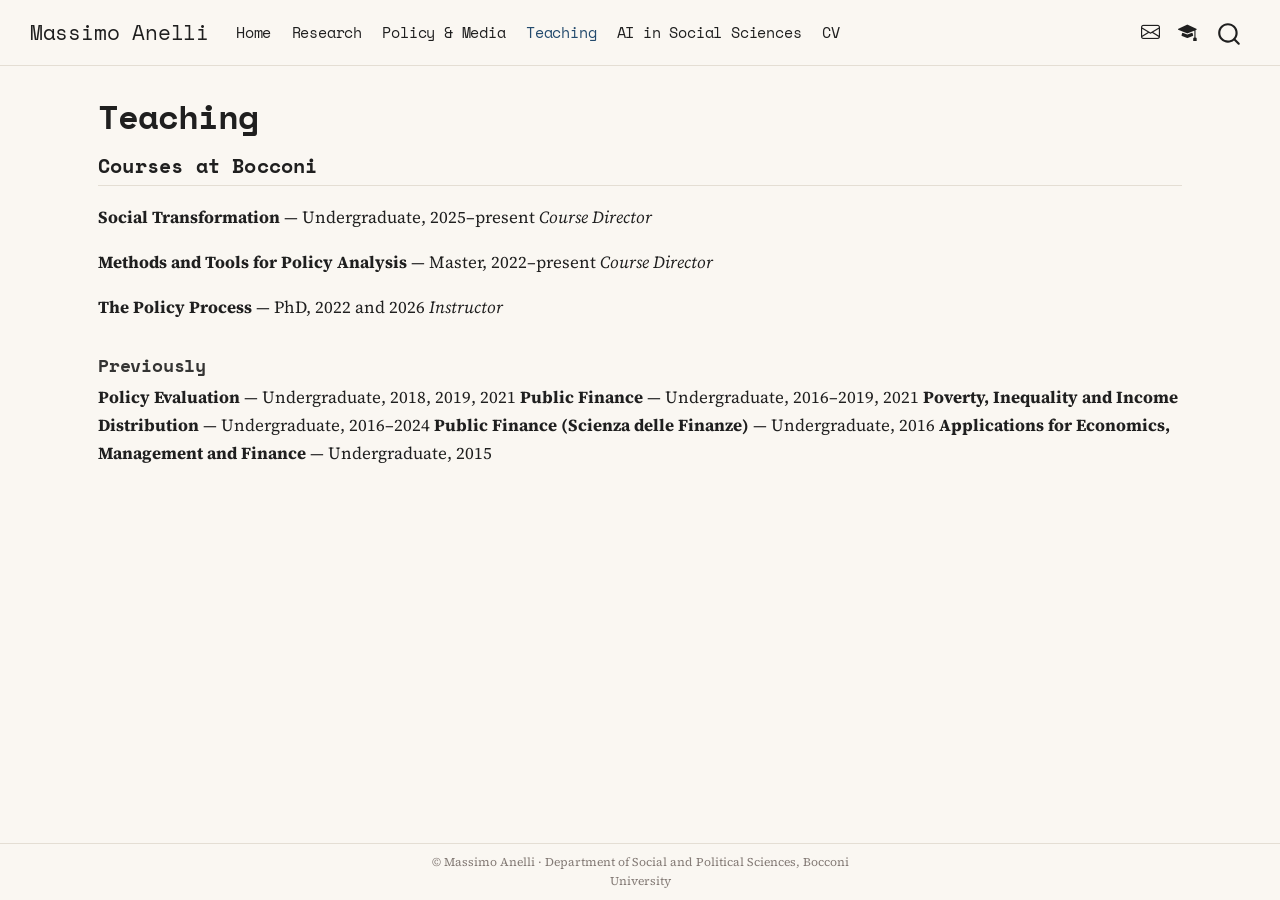
<file: teaching.html>
<!DOCTYPE html>
<html xmlns="http://www.w3.org/1999/xhtml" lang="en" xml:lang="en"><head>

<meta charset="utf-8">
<meta name="generator" content="quarto-1.10.18">

<meta name="viewport" content="width=device-width, initial-scale=1.0, user-scalable=yes">


<title>Teaching – Massimo Anelli</title>
<style>
/* Default styles provided by pandoc.
** See https://pandoc.org/MANUAL.html#variables-for-html for config info.
*/
span.smallcaps{font-variant: small-caps;}
div.columns{display: flex; gap: 1.5em;}
div.column{flex: auto;}
@media screen {
div.columns{gap: min(4vw, 1.5em);}
div.column{overflow-x: auto;}
}
div.hanging-indent{margin-left: 1.5em; text-indent: -1.5em;}
ul.task-list{list-style: none;}
ul.task-list li input[type="checkbox"] {
  width: 0.8em;
  margin: 0 0.8em 0.2em -1em; /* quarto-specific, see https://github.com/quarto-dev/quarto-cli/issues/4556 */ 
  vertical-align: middle;
}
</style>


<script src="site_libs/quarto-nav/quarto-nav.js"></script>
<script src="site_libs/quarto-nav/headroom.min.js"></script>
<script src="site_libs/clipboard/clipboard.min.js"></script>
<script src="site_libs/quarto-search/autocomplete.umd.js"></script>
<script src="site_libs/quarto-search/fuse.min.js"></script>
<script src="site_libs/quarto-search/quarto-search.js"></script>
<meta name="quarto:offset" content="./">
<script src="site_libs/quarto-html/quarto.js" type="module"></script>
<script src="site_libs/quarto-html/tabsets/tabsets.js" type="module"></script>
<script src="site_libs/quarto-html/popper.min.js"></script>
<script src="site_libs/quarto-html/tippy.umd.min.js"></script>
<link href="site_libs/quarto-html/tippy.css" rel="stylesheet">
<link href="site_libs/quarto-html/quarto-syntax-highlighting-64a204ab8560d761af7679ceaba22944.css" rel="stylesheet" id="quarto-text-highlighting-styles">
<script src="site_libs/bootstrap/bootstrap.min.js"></script>
<link href="site_libs/bootstrap/bootstrap-icons.css" rel="stylesheet">
<link href="site_libs/bootstrap/bootstrap-b41ba2cd84372649e9a2cc06452cc2ab.min.css" rel="stylesheet" append-hash="true" id="quarto-bootstrap" data-mode="light">
<script id="quarto-search-options" type="application/json">{
  "location": "navbar",
  "copy-button": false,
  "collapse-after": 3,
  "panel-placement": "end",
  "type": "overlay",
  "limit": 50,
  "keyboard-shortcut": [
    "f",
    "/",
    "s"
  ],
  "show-item-context": false,
  "language": {
    "search-no-results-text": "No results",
    "search-matching-documents-text": "matching documents",
    "search-copy-link-title": "Copy link to search",
    "search-hide-matches-text": "Hide additional matches",
    "search-more-match-text": "more match in this document",
    "search-more-matches-text": "more matches in this document",
    "search-clear-button-title": "Clear",
    "search-text-placeholder": "",
    "search-detached-cancel-button-title": "Cancel",
    "search-submit-button-title": "Submit",
    "search-label": "Search"
  }
}</script>
<link rel="preconnect" href="https://fonts.googleapis.com">
<link rel="preconnect" href="https://fonts.gstatic.com" crossorigin="">
<link rel="stylesheet" href="https://fonts.googleapis.com/css2?family=Source+Serif+4:opsz,wght@8..60,400;8..60,600&amp;family=Space+Mono:wght@400;700&amp;display=swap">


</head>

<body class="nav-fixed quarto-light">

<div id="quarto-search-results"></div>
  <header id="quarto-header" class="headroom fixed-top">
    <nav class="navbar navbar-expand-lg " data-bs-theme="dark">
      <div class="navbar-container container-fluid">
      <div class="navbar-brand-container mx-auto">
    <a class="navbar-brand" href="./index.html">
    <span class="navbar-title">Massimo Anelli</span>
    </a>
  </div>
            <div id="quarto-search" class="" title="Search"></div>
          <button class="navbar-toggler" type="button" data-bs-toggle="collapse" data-bs-target="#navbarCollapse" aria-controls="navbarCollapse" role="menu" aria-expanded="false" aria-label="Toggle navigation" onclick="if (window.quartoToggleHeadroom) { window.quartoToggleHeadroom(); }">
  <span class="navbar-toggler-icon"></span>
</button>
          <div class="collapse navbar-collapse" id="navbarCollapse">
            <ul class="navbar-nav navbar-nav-scroll me-auto">
  <li class="nav-item">
    <a class="nav-link" href="./index.html"> 
<span class="menu-text">Home</span></a>
  </li>  
  <li class="nav-item">
    <a class="nav-link" href="./research.html"> 
<span class="menu-text">Research</span></a>
  </li>  
  <li class="nav-item">
    <a class="nav-link" href="./media.html"> 
<span class="menu-text">Policy &amp; Media</span></a>
  </li>  
  <li class="nav-item">
    <a class="nav-link active" href="./teaching.html" aria-current="page"> 
<span class="menu-text">Teaching</span></a>
  </li>  
  <li class="nav-item">
    <a class="nav-link" href="./ai-society.html"> 
<span class="menu-text">AI in Social Sciences</span></a>
  </li>  
  <li class="nav-item">
    <a class="nav-link" href="./cv.html"> 
<span class="menu-text">CV</span></a>
  </li>  
</ul>
            <ul class="navbar-nav navbar-nav-scroll ms-auto">
  <li class="nav-item compact">
    <a class="nav-link" href="mailto:massimo.anelli@unibocconi.it"> <i class="bi bi-envelope" role="img" aria-label="Email">
</i> 
<span class="menu-text"></span></a>
  </li>  
  <li class="nav-item compact">
    <a class="nav-link" href="https://scholar.google.com/citations?user=4CWV7jsAAAAJ"> <i class="bi bi-mortarboard-fill" role="img" aria-label="Google Scholar">
</i> 
<span class="menu-text"></span></a>
  </li>  
</ul>
          </div> <!-- /navcollapse -->
            <div class="quarto-navbar-tools">
</div>
      </div> <!-- /container-fluid -->
    </nav>
</header>
<!-- content -->
<div id="quarto-content" class="quarto-container page-columns page-rows-contents page-layout-full page-navbar">
<!-- sidebar -->
<!-- margin-sidebar -->
    
<!-- main -->
<main class="content column-page" id="quarto-document-content">

<header id="title-block-header" class="quarto-title-block default">
<div class="quarto-title">
<h1 class="title">Teaching</h1>
</div>



<div class="quarto-title-meta column-page">

    
  
    
  </div>
  


</header>


<section id="courses-at-bocconi" class="level2">
<h2 data-anchor-id="courses-at-bocconi">Courses at Bocconi</h2>
<p><strong>Social Transformation</strong> — Undergraduate, 2025–present <em>Course Director</em></p>
<p><strong>Methods and Tools for Policy Analysis</strong> — Master, 2022–present <em>Course Director</em></p>
<p><strong>The Policy Process</strong> — PhD, 2022 and 2026 <em>Instructor</em></p>
<section id="previously" class="level3">
<h3 data-anchor-id="previously">Previously</h3>
<p><strong>Policy Evaluation</strong> — Undergraduate, 2018, 2019, 2021 <strong>Public Finance</strong> — Undergraduate, 2016–2019, 2021 <strong>Poverty, Inequality and Income Distribution</strong> — Undergraduate, 2016–2024 <strong>Public Finance (Scienza delle Finanze)</strong> — Undergraduate, 2016 <strong>Applications for Economics, Management and Finance</strong> — Undergraduate, 2015</p>


</section>
</section>

</main> <!-- /main -->
<script id="quarto-html-after-body" type="application/javascript">
  window.document.addEventListener("DOMContentLoaded", function (event) {
    const isCodeAnnotation = (el) => {
      for (const clz of el.classList) {
        if (clz.startsWith('code-annotation-')) {                     
          return true;
        }
      }
      return false;
    }
    const onCopySuccess = function(e) {
      // button target
      const button = e.trigger;
      // don't keep focus
      button.blur();
      // flash "checked"
      button.classList.add('code-copy-button-checked');
      var currentTitle = button.getAttribute("title");
      button.setAttribute("title", "Copied!");
      let tooltip;
      if (window.bootstrap) {
        button.setAttribute("data-bs-toggle", "tooltip");
        button.setAttribute("data-bs-placement", "left");
        button.setAttribute("data-bs-title", "Copied!");
        tooltip = new bootstrap.Tooltip(button, 
          { trigger: "manual", 
            customClass: "code-copy-button-tooltip",
            offset: [0, -8]});
        tooltip.show();    
      }
      setTimeout(function() {
        if (tooltip) {
          tooltip.hide();
          button.removeAttribute("data-bs-title");
          button.removeAttribute("data-bs-toggle");
          button.removeAttribute("data-bs-placement");
        }
        button.setAttribute("title", currentTitle);
        button.classList.remove('code-copy-button-checked');
      }, 1000);
      // clear code selection
      e.clearSelection();
    }
    const getTextToCopy = function(trigger) {
      const outerScaffold = trigger.parentElement.cloneNode(true);
      const codeEl = outerScaffold.querySelector('code');
      for (const childEl of codeEl.children) {
        if (isCodeAnnotation(childEl)) {
          childEl.remove();
        }
      }
      return codeEl.innerText;
    }
    const clipboard = new window.ClipboardJS('.code-copy-button:not([data-in-quarto-modal])', {
      text: getTextToCopy
    });
    clipboard.on('success', onCopySuccess);
    if (window.document.getElementById('quarto-embedded-source-code-modal')) {
      const clipboardModal = new window.ClipboardJS('.code-copy-button[data-in-quarto-modal]', {
        text: getTextToCopy,
        container: window.document.getElementById('quarto-embedded-source-code-modal')
      });
      clipboardModal.on('success', onCopySuccess);
    }
      var localhostRegex = new RegExp(/^(?:http|https):\/\/localhost\:?[0-9]*\//);
      var mailtoRegex = new RegExp(/^mailto:/);
        var filterRegex = new RegExp("https:\/\/www\.massimoanelli\.com");
      var isInternal = (href) => {
          return filterRegex.test(href) || localhostRegex.test(href) || mailtoRegex.test(href);
      }
      // Inspect non-navigation links and adorn them if external
     var links = window.document.querySelectorAll('a[href]:not(.nav-link):not(.navbar-brand):not(.toc-action):not(.sidebar-link):not(.sidebar-item-toggle):not(.pagination-link):not(.no-external):not([aria-hidden]):not(.dropdown-item):not(.quarto-navigation-tool):not(.about-link)');
      for (var i=0; i<links.length; i++) {
        const link = links[i];
        if (!isInternal(link.href)) {
          // undo the damage that might have been done by quarto-nav.js in the case of
          // links that we want to consider external
          if (link.dataset.originalHref !== undefined) {
            link.href = link.dataset.originalHref;
          }
            // target, if specified
            link.setAttribute("target", "_blank");
            if (link.getAttribute("rel") === null) {
              link.setAttribute("rel", "noopener");
            }
        }
      }
    function tippyHover(el, contentFn, onTriggerFn, onUntriggerFn) {
      const config = {
        allowHTML: true,
        maxWidth: 500,
        delay: 100,
        arrow: false,
        appendTo: function(el) {
            return el.parentElement;
        },
        interactive: true,
        interactiveBorder: 10,
        theme: 'quarto',
        placement: 'bottom-start',
      };
      if (contentFn) {
        config.content = contentFn;
      }
      if (onTriggerFn) {
        config.onTrigger = onTriggerFn;
      }
      if (onUntriggerFn) {
        config.onUntrigger = onUntriggerFn;
      }
      window.tippy(el, config); 
    }
    const noterefs = window.document.querySelectorAll('a[role="doc-noteref"]');
    for (var i=0; i<noterefs.length; i++) {
      const ref = noterefs[i];
      tippyHover(ref, function() {
        // use id or data attribute instead here
        let href = ref.getAttribute('data-footnote-href') || ref.getAttribute('href');
        try { href = new URL(href).hash; } catch {}
        const id = href.replace(/^#\/?/, "");
        const note = window.document.getElementById(id);
        if (note) {
          return note.innerHTML;
        } else {
          return "";
        }
      });
    }
    const xrefs = window.document.querySelectorAll('a.quarto-xref');
    const processXRef = (id, note) => {
      // Strip column container classes
      const stripColumnClz = (el) => {
        el.classList.remove("page-full", "page-columns");
        if (el.children) {
          for (const child of el.children) {
            stripColumnClz(child);
          }
        }
      }
      stripColumnClz(note)
      if (id === null || id.startsWith('sec-')) {
        // Special case sections, only their first couple elements
        const container = document.createElement("div");
        if (note.children && note.children.length > 2) {
          container.appendChild(note.children[0].cloneNode(true));
          for (let i = 1; i < note.children.length; i++) {
            const child = note.children[i];
            if (child.tagName === "P" && child.innerText === "") {
              continue;
            } else {
              container.appendChild(child.cloneNode(true));
              break;
            }
          }
          if (window.Quarto?.typesetMath) {
            window.Quarto.typesetMath(container);
          }
          return container.innerHTML
        } else {
          if (window.Quarto?.typesetMath) {
            window.Quarto.typesetMath(note);
          }
          return note.innerHTML;
        }
      } else {
        // Remove any anchor links if they are present
        const anchorLink = note.querySelector('a.anchorjs-link');
        if (anchorLink) {
          anchorLink.remove();
        }
        if (window.Quarto?.typesetMath) {
          window.Quarto.typesetMath(note);
        }
        if (note.classList.contains("callout")) {
          return note.outerHTML;
        } else {
          return note.innerHTML;
        }
      }
    }
    for (var i=0; i<xrefs.length; i++) {
      const xref = xrefs[i];
      tippyHover(xref, undefined, function(instance) {
        instance.disable();
        let url = xref.getAttribute('href');
        let hash = undefined; 
        if (url.startsWith('#')) {
          hash = url;
        } else {
          try { hash = new URL(url).hash; } catch {}
        }
        if (hash) {
          const id = hash.replace(/^#\/?/, "");
          const note = window.document.getElementById(id);
          if (note !== null) {
            try {
              const html = processXRef(id, note.cloneNode(true));
              instance.setContent(html);
            } finally {
              instance.enable();
              instance.show();
            }
          } else {
            // See if we can fetch this
            fetch(url.split('#')[0])
            .then(res => res.text())
            .then(html => {
              const parser = new DOMParser();
              const htmlDoc = parser.parseFromString(html, "text/html");
              const note = htmlDoc.getElementById(id);
              if (note !== null) {
                const html = processXRef(id, note);
                instance.setContent(html);
              } 
            }).finally(() => {
              instance.enable();
              instance.show();
            });
          }
        } else {
          // See if we can fetch a full url (with no hash to target)
          // This is a special case and we should probably do some content thinning / targeting
          fetch(url)
          .then(res => res.text())
          .then(html => {
            const parser = new DOMParser();
            const htmlDoc = parser.parseFromString(html, "text/html");
            const note = htmlDoc.querySelector('main.content');
            if (note !== null) {
              // This should only happen for chapter cross references
              // (since there is no id in the URL)
              // remove the first header
              if (note.children.length > 0 && note.children[0].tagName === "HEADER") {
                note.children[0].remove();
              }
              const html = processXRef(null, note);
              instance.setContent(html);
            } 
          }).finally(() => {
            instance.enable();
            instance.show();
          });
        }
      }, function(instance) {
      });
    }
        let selectedAnnoteEl;
        const selectorForAnnotation = ( cell, annotation) => {
          let cellAttr = 'data-code-cell="' + cell + '"';
          let lineAttr = 'data-code-annotation="' +  annotation + '"';
          const selector = 'span[' + cellAttr + '][' + lineAttr + ']';
          return selector;
        }
        const selectCodeLines = (annoteEl) => {
          const doc = window.document;
          const targetCell = annoteEl.getAttribute("data-target-cell");
          const targetAnnotation = annoteEl.getAttribute("data-target-annotation");
          const annoteSpan = window.document.querySelector(selectorForAnnotation(targetCell, targetAnnotation));
          const lines = annoteSpan.getAttribute("data-code-lines").split(",");
          const lineIds = lines.map((line) => {
            return targetCell + "-" + line;
          })
          let top = null;
          let height = null;
          let parent = null;
          if (lineIds.length > 0) {
              //compute the position of the single el (top and bottom and make a div)
              const el = window.document.getElementById(lineIds[0]);
              top = el.offsetTop;
              height = el.offsetHeight;
              parent = el.parentElement.parentElement;
            if (lineIds.length > 1) {
              const lastEl = window.document.getElementById(lineIds[lineIds.length - 1]);
              const bottom = lastEl.offsetTop + lastEl.offsetHeight;
              height = bottom - top;
            }
            if (top !== null && height !== null && parent !== null) {
              // cook up a div (if necessary) and position it 
              let div = window.document.getElementById("code-annotation-line-highlight");
              if (div === null) {
                div = window.document.createElement("div");
                div.setAttribute("id", "code-annotation-line-highlight");
                div.style.position = 'absolute';
                parent.appendChild(div);
              }
              div.style.top = top - 2 + "px";
              div.style.height = height + 4 + "px";
              div.style.left = 0;
              let gutterDiv = window.document.getElementById("code-annotation-line-highlight-gutter");
              if (gutterDiv === null) {
                gutterDiv = window.document.createElement("div");
                gutterDiv.setAttribute("id", "code-annotation-line-highlight-gutter");
                gutterDiv.style.position = 'absolute';
                const codeCell = window.document.getElementById(targetCell);
                const gutter = codeCell.querySelector('.code-annotation-gutter');
                gutter.appendChild(gutterDiv);
              }
              gutterDiv.style.top = top - 2 + "px";
              gutterDiv.style.height = height + 4 + "px";
            }
            selectedAnnoteEl = annoteEl;
          }
        };
        const unselectCodeLines = () => {
          const elementsIds = ["code-annotation-line-highlight", "code-annotation-line-highlight-gutter"];
          elementsIds.forEach((elId) => {
            const div = window.document.getElementById(elId);
            if (div) {
              div.remove();
            }
          });
          selectedAnnoteEl = undefined;
        };
          // Handle positioning of the toggle
      window.addEventListener(
        "resize",
        throttle(() => {
          elRect = undefined;
          if (selectedAnnoteEl) {
            selectCodeLines(selectedAnnoteEl);
          }
        }, 10)
      );
      function throttle(fn, ms) {
      let throttle = false;
      let timer;
        return (...args) => {
          if(!throttle) { // first call gets through
              fn.apply(this, args);
              throttle = true;
          } else { // all the others get throttled
              if(timer) clearTimeout(timer); // cancel #2
              timer = setTimeout(() => {
                fn.apply(this, args);
                timer = throttle = false;
              }, ms);
          }
        };
      }
        // Attach click handler to the DT
        const annoteDls = window.document.querySelectorAll('dt[data-target-cell]');
        for (const annoteDlNode of annoteDls) {
          annoteDlNode.addEventListener('click', (event) => {
            const clickedEl = event.target;
            if (clickedEl !== selectedAnnoteEl) {
              unselectCodeLines();
              const activeEl = window.document.querySelector('dt[data-target-cell].code-annotation-active');
              if (activeEl) {
                activeEl.classList.remove('code-annotation-active');
              }
              selectCodeLines(clickedEl);
              clickedEl.classList.add('code-annotation-active');
            } else {
              // Unselect the line
              unselectCodeLines();
              clickedEl.classList.remove('code-annotation-active');
            }
          });
        }
    const findCites = (el) => {
      const parentEl = el.parentElement;
      if (parentEl) {
        const cites = parentEl.dataset.cites;
        if (cites) {
          return {
            el,
            cites: cites.split(' ')
          };
        } else {
          return findCites(el.parentElement)
        }
      } else {
        return undefined;
      }
    };
    var bibliorefs = window.document.querySelectorAll('a[role="doc-biblioref"]');
    for (var i=0; i<bibliorefs.length; i++) {
      const ref = bibliorefs[i];
      const citeInfo = findCites(ref);
      if (citeInfo) {
        tippyHover(citeInfo.el, function() {
          var popup = window.document.createElement('div');
          citeInfo.cites.forEach(function(cite) {
            var citeDiv = window.document.createElement('div');
            citeDiv.classList.add('hanging-indent');
            citeDiv.classList.add('csl-entry');
            var biblioDiv = window.document.getElementById('ref-' + cite);
            if (biblioDiv) {
              citeDiv.innerHTML = biblioDiv.innerHTML;
            }
            popup.appendChild(citeDiv);
          });
          return popup.innerHTML;
        });
      }
    }
  });
  </script>
</div> <!-- /content -->
<footer class="footer">
  <div class="nav-footer">
    <div class="nav-footer-left">
      &nbsp;
    </div>   
    <div class="nav-footer-center">
<p>© Massimo Anelli · Department of Social and Political Sciences, Bocconi University</p>
</div>
    <div class="nav-footer-right">
      &nbsp;
    </div>
  </div>
</footer>




</body></html>
</file>
<file: site_libs/quarto-html/tippy.css>
.tippy-box[data-animation=fade][data-state=hidden]{opacity:0}[data-tippy-root]{max-width:calc(100vw - 10px)}.tippy-box{position:relative;background-color:#333;color:#fff;border-radius:4px;font-size:14px;line-height:1.4;white-space:normal;outline:0;transition-property:transform,visibility,opacity}.tippy-box[data-placement^=top]>.tippy-arrow{bottom:0}.tippy-box[data-placement^=top]>.tippy-arrow:before{bottom:-7px;left:0;border-width:8px 8px 0;border-top-color:initial;transform-origin:center top}.tippy-box[data-placement^=bottom]>.tippy-arrow{top:0}.tippy-box[data-placement^=bottom]>.tippy-arrow:before{top:-7px;left:0;border-width:0 8px 8px;border-bottom-color:initial;transform-origin:center bottom}.tippy-box[data-placement^=left]>.tippy-arrow{right:0}.tippy-box[data-placement^=left]>.tippy-arrow:before{border-width:8px 0 8px 8px;border-left-color:initial;right:-7px;transform-origin:center left}.tippy-box[data-placement^=right]>.tippy-arrow{left:0}.tippy-box[data-placement^=right]>.tippy-arrow:before{left:-7px;border-width:8px 8px 8px 0;border-right-color:initial;transform-origin:center right}.tippy-box[data-inertia][data-state=visible]{transition-timing-function:cubic-bezier(.54,1.5,.38,1.11)}.tippy-arrow{width:16px;height:16px;color:#333}.tippy-arrow:before{content:"";position:absolute;border-color:transparent;border-style:solid}.tippy-content{position:relative;padding:5px 9px;z-index:1}
</file>
<file: site_libs/quarto-html/quarto-syntax-highlighting-64a204ab8560d761af7679ceaba22944.css>
/* quarto syntax highlight colors */
:root {
  --quarto-hl-ot-color: #003B4F;
  --quarto-hl-at-color: #657422;
  --quarto-hl-ss-color: #20794D;
  --quarto-hl-an-color: #5E5E5E;
  --quarto-hl-fu-color: #4758AB;
  --quarto-hl-st-color: #20794D;
  --quarto-hl-cf-color: #003B4F;
  --quarto-hl-op-color: #5E5E5E;
  --quarto-hl-er-color: #AD0000;
  --quarto-hl-bn-color: #AD0000;
  --quarto-hl-al-color: #AD0000;
  --quarto-hl-va-color: #111111;
  --quarto-hl-bu-color: inherit;
  --quarto-hl-ex-color: inherit;
  --quarto-hl-pp-color: #AD0000;
  --quarto-hl-in-color: #5E5E5E;
  --quarto-hl-vs-color: #20794D;
  --quarto-hl-wa-color: #5E5E5E;
  --quarto-hl-do-color: #5E5E5E;
  --quarto-hl-im-color: #00769E;
  --quarto-hl-ch-color: #20794D;
  --quarto-hl-dt-color: #AD0000;
  --quarto-hl-fl-color: #AD0000;
  --quarto-hl-co-color: #5E5E5E;
  --quarto-hl-cv-color: #5E5E5E;
  --quarto-hl-cn-color: #8f5902;
  --quarto-hl-sc-color: #5E5E5E;
  --quarto-hl-dv-color: #AD0000;
  --quarto-hl-kw-color: #003B4F;
}

/* other quarto variables */
:root {
  --quarto-font-monospace: SFMono-Regular, Menlo, Monaco, Consolas, "Liberation Mono", "Courier New", monospace;
}

/* syntax highlight based on Pandoc's rules */
pre > code.sourceCode > span {
  color: #003B4F;
}

code.sourceCode > span {
  color: #003B4F;
}

div.sourceCode,
div.sourceCode pre.sourceCode {
  color: #003B4F;
}

/* Normal */
code span {
  color: #003B4F;
}

/* Alert */
code span.al {
  color: #AD0000;
  font-style: inherit;
}

/* Annotation */
code span.an {
  color: #5E5E5E;
  font-style: inherit;
}

/* Attribute */
code span.at {
  color: #657422;
  font-style: inherit;
}

/* BaseN */
code span.bn {
  color: #AD0000;
  font-style: inherit;
}

/* BuiltIn */
code span.bu {
  font-style: inherit;
}

/* ControlFlow */
code span.cf {
  color: #003B4F;
  font-weight: bold;
  font-style: inherit;
}

/* Char */
code span.ch {
  color: #20794D;
  font-style: inherit;
}

/* Constant */
code span.cn {
  color: #8f5902;
  font-style: inherit;
}

/* Comment */
code span.co {
  color: #5E5E5E;
  font-style: inherit;
}

/* CommentVar */
code span.cv {
  color: #5E5E5E;
  font-style: italic;
}

/* Documentation */
code span.do {
  color: #5E5E5E;
  font-style: italic;
}

/* DataType */
code span.dt {
  color: #AD0000;
  font-style: inherit;
}

/* DecVal */
code span.dv {
  color: #AD0000;
  font-style: inherit;
}

/* Error */
code span.er {
  color: #AD0000;
  font-style: inherit;
}

/* Extension */
code span.ex {
  font-style: inherit;
}

/* Float */
code span.fl {
  color: #AD0000;
  font-style: inherit;
}

/* Function */
code span.fu {
  color: #4758AB;
  font-style: inherit;
}

/* Import */
code span.im {
  color: #00769E;
  font-style: inherit;
}

/* Information */
code span.in {
  color: #5E5E5E;
  font-style: inherit;
}

/* Keyword */
code span.kw {
  color: #003B4F;
  font-weight: bold;
  font-style: inherit;
}

/* Operator */
code span.op {
  color: #5E5E5E;
  font-style: inherit;
}

/* Other */
code span.ot {
  color: #003B4F;
  font-style: inherit;
}

/* Preprocessor */
code span.pp {
  color: #AD0000;
  font-style: inherit;
}

/* SpecialChar */
code span.sc {
  color: #5E5E5E;
  font-style: inherit;
}

/* SpecialString */
code span.ss {
  color: #20794D;
  font-style: inherit;
}

/* String */
code span.st {
  color: #20794D;
  font-style: inherit;
}

/* Variable */
code span.va {
  color: #111111;
  font-style: inherit;
}

/* VerbatimString */
code span.vs {
  color: #20794D;
  font-style: inherit;
}

/* Warning */
code span.wa {
  color: #5E5E5E;
  font-style: italic;
}

.prevent-inlining {
  content: "</";
}

/*# sourceMappingURL=9d8d5bb603a83b8298b89080a598c93b.css.map */
</file>
